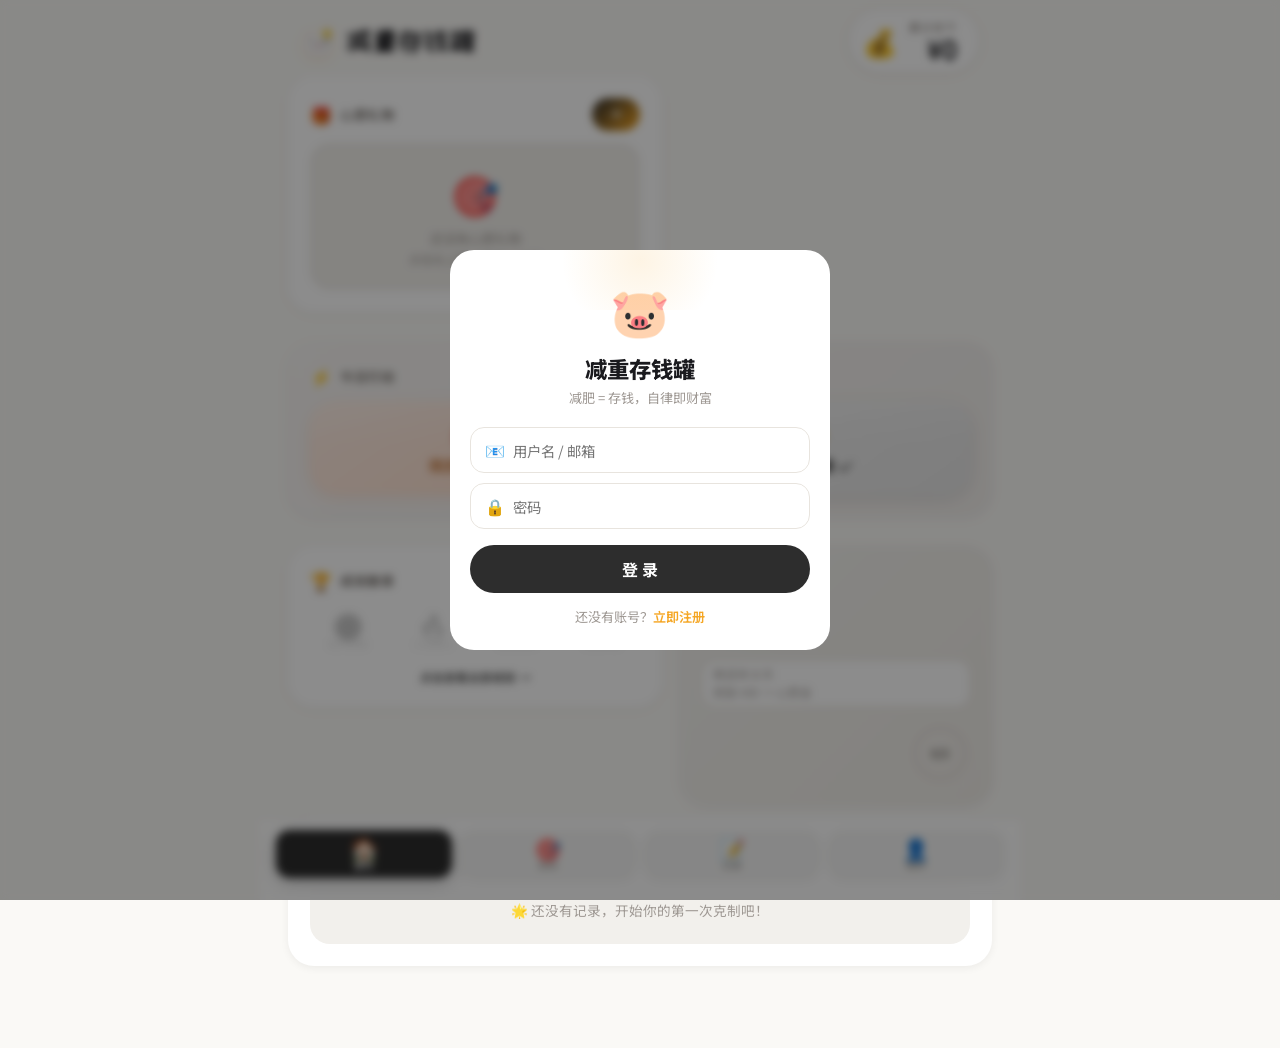
<file: index.html>
<!DOCTYPE html>
<html lang="zh-CN">
<head>
  <meta charset="UTF-8">
  <meta name="viewport" content="width=device-width, initial-scale=1.0, maximum-scale=1.0, user-scalable=no">
  <meta name="apple-mobile-web-app-capable" content="yes">
  <meta name="apple-mobile-web-app-status-bar-style" content="black-translucent">
  <title>减重存钱罐 | 减肥 = 存钱</title>
  <link rel="stylesheet" href="style.css">
  <link rel="preconnect" href="https://fonts.googleapis.com">
  <link href="https://fonts.googleapis.com/css2?family=Noto+Sans+SC:wght@300;400;500;700;900&family=ZCOOL+KuaiLe&display=swap" rel="stylesheet">
</head>
<body>
  <!-- ===== 主容器 ===== -->
  <div class="app-container">

    <!-- ===== 顶部导航栏 ===== -->
    <header class="top-bar">
      <div class="logo-area">
        <div class="logo-mark" aria-label="减重存钱罐 logo">
          <svg viewBox="0 0 40 40" width="36" height="36" fill="none" xmlns="http://www.w3.org/2000/svg">
            <!-- 猪猪存钱罐 - 身体（圆润胖乎乎） -->
            <ellipse cx="20" cy="25" rx="14" ry="11" fill="#F5F5F7"/>
            <!-- 猪猪肚子高光 -->
            <ellipse cx="18" cy="23" rx="9" ry="6.5" fill="#FFFFFF"/>
            <!-- 耳朵 -->
            <path d="M9 17 Q7 12 10 10 Q12 13 11 17 Z" fill="#F5F5F7" stroke="#E8E8EC" stroke-width="0.8"/>
            <path d="M31 17 Q33 12 30 10 Q28 13 29 17 Z" fill="#F5F5F7" stroke="#E8E8EC" stroke-width="0.8"/>
            <!-- 内耳粉色 -->
            <path d="M9.8 16.2 Q8.5 13 10.3 11.5 Q11.5 13.5 11 16.2 Z" fill="#FFDDE0"/>
            <path d="M30.2 16.2 Q31.5 13 29.7 11.5 Q28.5 13.5 29 16.2 Z" fill="#FFDDE0"/>
            <!-- 眼睛 -->
            <circle cx="14.5" cy="22" r="1.4" fill="#3D3D44"/>
            <circle cx="25.5" cy="22" r="1.4" fill="#3D3D44"/>
            <!-- 眼睛高光 -->
            <circle cx="14.1" cy="21.6" r="0.45" fill="#FFFFFF"/>
            <circle cx="25.1" cy="21.6" r="0.45" fill="#FFFFFF"/>
            <!-- 猪鼻子 -->
            <ellipse cx="20" cy="26" rx="4" ry="2.8" fill="#FFEAE8"/>
            <ellipse cx="20" cy="25.8" rx="4" ry="2.8" stroke="#E8C4C0" stroke-width="0.6" fill="none"/>
            <!-- 鼻孔 -->
            <ellipse cx="18.5" cy="26" rx="0.75" ry="1" fill="#E8A8A0"/>
            <ellipse cx="21.5" cy="26" rx="0.75" ry="1" fill="#E8A8A0"/>
            <!-- 投币口（背部弧形 slot） -->
            <rect x="27" y="18.5" width="5.5" height="2.2" rx="1.1" fill="#B0B0B8" transform="rotate(-8 29.75 19.6)"/>
            <rect x="27.3" y="18.7" width="5" height="1.5" rx="0.75" fill="#888890" transform="rotate(-8 29.8 19.45)"/>
            <!-- 小短腿 -->
            <rect x="11" y="34" width="3.5" height="3" rx="1.5" fill="#F0F0F2" stroke="#E8E8EC" stroke-width="0.6"/>
            <rect x="25.5" y="34" width="3.5" height="3" rx="1.5" fill="#F0F0F2" stroke="#E8E8EC" stroke-width="0.6"/>
            <!-- 掉落中的金币 -->
            <g class="coin-falling">
              <circle cx="30" cy="12" r="4.2" fill="url(#coinGrad)"/>
              <circle cx="30" cy="12" r="3.5" fill="none" stroke="#E8A020" stroke-width="0.4" opacity="0.4"/>
              <!-- 金币上的小猪脸 -->
              <circle cx="28.6" cy="11.3" r="0.55" fill="#D4940F" opacity="0.6"/>
              <circle cx="31.4" cy="11.3" r="0.55" fill="#D4940F" opacity="0.6"/>
              <ellipse cx="30" cy="12.2" rx="1.1" ry="0.75" fill="none" stroke="#D4940F" stroke-width="0.45" opacity="0.6"/>
              <!-- 金币光泽 -->
              <ellipse cx="28.5" cy="10.5" rx="1.2" ry="0.7" fill="#FFF8E0" opacity="0.5"/>
            </g>
            <!-- 掉落动画线条 -->
            <line x1="28" y1="7" x2="28" y2="5" stroke="#C0C0C8" stroke-width="0.9" stroke-linecap="round" opacity="0.5" class="drop-line drop-line-1"/>
            <line x1="30.5" y1="6" x2="30.5" y2="3.5" stroke="#C0C0C8" stroke-width="0.9" stroke-linecap="round" opacity="0.65" class="drop-line drop-line-2"/>
            <line x1="33" y1="7" x2="33" y2="5" stroke="#C0C0C8" stroke-width="0.9" stroke-linecap="round" opacity="0.5" class="drop-line drop-line-3"/>
            <defs>
              <linearGradient id="coinGrad" x1="25.8" y1="7.8" x2="34.2" y2="16.2" gradientUnits="userSpaceOnUse">
                <stop stop-color="#FFEB70"/>
                <stop offset="0.5" stop-color="#FFD700"/>
                <stop offset="1" stop-color="#E8A020"/>
              </linearGradient>
            </defs>
          </svg>
        </div>
        <h1 class="app-title">减重存钱罐</h1>
      </div>
      <div class="top-bar-right">
        <div class="total-saved-display" onclick="switchTab('goal')">
          <div class="saved-icon-wrap">💰</div>
          <div class="saved-info">
            <span class="saved-label">累计存下</span>
            <span class="saved-amount">¥<span id="totalSaved">0</span></span>
          </div>
        </div>
      </div>
    </header>

    <!-- ===== 页面容器：Tab切换 ===== -->
    <div class="tab-pages">

      <!-- ===== 首页 ===== -->
      <div class="tab-page tab-home active" id="pageHome">
        <section class="dashboard-grid">

          <!-- 心愿礼物卡片 -->
      <div class="card wish-card" id="wishCardSection">
        <div class="card-header">
          <span class="card-icon">🎁</span>
          <span class="card-title">心愿礼物</span>
          <button class="btn-mini btn-add-wish" onclick="openWishModal()" title="添加心愿">＋</button>
        </div>
        <div class="wish-display" id="wishDisplay">
          <div class="wish-empty-state" id="wishEmpty">
            <div class="empty-icon">🎯</div>
            <p>还没有心愿礼物<br><small>点击右上角 + 添加一个吧</small></p>
          </div>
        </div>
      </div>

      <!-- 今日行动卡片区 -->
      <div class="card action-card">
        <div class="card-header">
          <span class="card-icon">⚡</span>
          <span class="card-title">今日行动</span>
        </div>
        <div class="action-buttons">
          <button class="btn-action btn-resist" onclick="openResistModal()">
            <span class="btn-emoji">🛑</span>
            <span class="btn-text">我克制住了！</span>
            <span class="btn-sub">忍住没买高热量</span>
          </button>
          <button class="btn-action btn-checkin" onclick="doCheckin()">
            <span class="btn-emoji">🌙</span>
            <span class="btn-text">饥饿感入睡 ✓</span>
            <span class="btn-sub" id="checkinSubtext">带着饥饿感打卡</span>
          </button>
        </div>
      </div>

      <!-- 成就徽章卡片 -->
      <div class="card badge-card" id="badgeCardSection" onclick="openBadgeModal()">
        <div class="card-header">
          <span class="card-icon">🏆</span>
          <span class="card-title">成就徽章</span>
          <span class="badge-count" id="badgeCount">0/8</span>
        </div>
        <div class="badge-grid" id="badgeGrid">
          <!-- JS动态渲染 -->
        </div>
        <div class="badge-hint">点击查看全部成就 →</div>
      </div>

      <!-- 打卡连续天数 -->
      <div class="card streak-card" onclick="openCalendarModal()">
        <div class="streak-header">
          <div class="streak-flame">🔥</div>
          <span class="streak-card-title">打卡日历</span>
        </div>
        <div class="streak-info">
          <div class="streak-detail">
            <span class="streak-number"><span id="currentStreak">0</span></span>
            <span class="streak-unit">天连续打卡</span>
          </div>
          <div class="streak-next">
            <div class="streak-next-line">再坚持 <strong id="daysUntilReward">3</strong> 天</div>
            <div class="streak-next-line">奖励 ¥30 → 心愿金</div>
          </div>
        </div>
        <div class="progress-ring-wrap">
          <svg class="progress-ring" viewBox="0 0 100 100">
            <circle class="ring-bg" cx="50" cy="50" r="42"/>
            <circle class="ring-progress" id="streakRing" cx="50" cy="50" r="42"/>
          </svg>
          <span class="ring-text" id="ringText">0/3</span>
        </div>
      </div>

        </section>

        <!-- 历史记录列表（首页摘要） -->
        <section class="card history-card">
          <div class="card-header">
            <span class="card-icon">📜</span>
            <span class="card-title">自律账本</span>
          </div>
          <div class="history-list" id="historyList">
            <div class="history-empty" id="historyEmpty">
              <p>🌟 还没有记录，开始你的第一次克制吧！</p>
            </div>
          </div>
        </section>
      </div><!-- /首页 -->

      <!-- ===== 目标页 ===== -->
      <div class="tab-page tab-goal" id="pageGoal">
        <h1 class="page-title">🎯 我的目标</h1>

        <!-- 热量统计大卡 -->
        <div class="stat-big-card">
          <div class="stat-big-label">🔥 累计少摄入热量</div>
          <div class="stat-big-num"><span id="goalTotalCalories">0</span> <span class="stat-big-unit">kcal</span></div>
          <div class="stat-big-sub">≈ 减掉 <strong id="goalKgLost">0</strong> kg 脂肪 · 克制 <strong id="goalResistCount">0</strong> 次</div>
        </div>

        <!-- 三项子数据 -->
        <div class="stat-row-3">
          <div class="stat-mini-card">
            <div class="stat-mini-val" style="color:var(--orange);" id="goalWeekCalories">0</div>
            <div class="stat-mini-lbl">本周 kcal</div>
          </div>
          <div class="stat-mini-card">
            <div class="stat-mini-val" style="color:var(--purple);" id="goalMonthCalories">0</div>
            <div class="stat-mini-lbl">本月 kcal</div>
          </div>
          <div class="stat-mini-card">
            <div class="stat-mini-val" style="color:var(--green);" id="goalKgEq">0kg</div>
            <div class="stat-mini-lbl">等价减脂</div>
          </div>
        </div>

        <!-- 心愿详情 -->
        <div class="card">
          <div class="card-header">
            <span class="card-icon">🎁</span>
            <span class="card-title">心愿礼物</span>
            <button class="btn-mini" onclick="openWishModal(getActiveWish()?.id)" style="font-size:0.65rem;color:var(--primary);font-weight:600;background:var(--primary-soft);padding:2px 8px;border-radius:8px;border:none;cursor:pointer;">编辑</button>
          </div>
          <div id="goalWishDisplay">
            <div class="wish-empty-state">
              <div class="empty-icon">🎯</div>
              <p>还没有心愿礼物<br><small>点击编辑添加一个吧</small></p>
            </div>
          </div>
        </div>

        <!-- 克制食物 TOP 排行 -->
        <div class="card">
          <div class="card-header">
            <span class="card-icon">🍜</span>
            <span class="card-title">克制食物 TOP 3</span>
          </div>
          <div id="foodRankList">
            <div style="text-align:center;padding:16px;color:var(--text-muted);font-size:0.85rem;">暂无克制记录</div>
          </div>
        </div>
      </div><!-- /目标页 -->

      <!-- ===== 记录页 ===== -->
      <div class="tab-page tab-history" id="pageHistory">
        <h1 class="page-title">📝 自律账本</h1>

        <!-- 筛选标签 -->
        <div class="filter-tabs">
          <button class="filter-tab active" data-filter="all">全部</button>
          <button class="filter-tab" data-filter="resist">克制 🛑</button>
          <button class="filter-tab" data-filter="checkin">打卡 🌙</button>
          <button class="filter-tab" data-filter="bonus">奖励 🎁</button>
        </div>

        <!-- 记录列表 -->
        <div id="recordPageList">
          <div style="text-align:center;padding:32px;color:var(--text-muted);font-size:0.85rem;">🌟 还没有记录，开始你的第一次克制吧！</div>
        </div>

        <!-- 月度汇总 -->
        <div class="month-summary" id="monthSummary">
          <div class="ms-item">
            <div class="ms-val"><span id="msResistCount">0</span><span style="font-size:0.7rem;color:var(--text-muted);font-weight:500;">次</span></div>
            <div class="ms-lbl">本月克制</div>
          </div>
          <div class="ms-item">
            <div class="ms-val" style="color:var(--orange);" id="msCalories">0</div>
            <div class="ms-lbl">少摄入 kcal</div>
          </div>
          <div class="ms-item">
            <div class="ms-val" style="color:var(--gold);" id="msSaved">¥0</div>
            <div class="ms-lbl">本月存入</div>
          </div>
          <div class="ms-item">
            <div class="ms-val" style="color:var(--purple);" id="msCheckins">0<span style="font-size:0.7rem;color:var(--text-muted);font-weight:500;">天</span></div>
            <div class="ms-lbl">本月打卡</div>
          </div>
        </div>
      </div><!-- /记录页 -->

      <!-- ===== 我的页面 ===== -->
      <div class="tab-page tab-mine" id="pageMine">
        <h1 class="page-title">👤 我的</h1>

<!-- 个人信息卡 -->
<div class="profile-header" onclick="openProfileModal()">
<div class="profile-avatar">🐷</div>
<div class="profile-info">
<h2 id="profileName">自律达人</h2>
<p id="profileDays">已坚持 0 天 · 今天加入</p>
</div>
</div>

        <!-- 数据概览 -->
        <div class="summary-row">
          <div class="summary-item">
            <div class="summary-val gold" id="mineTotalSaved">¥0</div>
            <div class="summary-lbl">累计存下</div>
          </div>
          <div class="summary-item">
            <div class="summary-val orange" id="mineCalories">0</div>
            <div class="summary-lbl">少摄入 kcal</div>
          </div>
          <div class="summary-item">
            <div class="summary-val purple" id="mineKg">0kg</div>
            <div class="summary-lbl">等价减脂</div>
          </div>
        </div>

        <!-- 成就徽章 -->
        <div class="card">
          <div class="card-header">
            <span class="card-icon">🏆</span>
            <span class="card-title">成就徽章</span>
            <span style="font-size:0.72rem;color:var(--gold);font-weight:600;" id="mineBadgeCount">0/8 已解锁</span>
          </div>
          <div class="badge-grid" id="mineBadgeGrid">
            <!-- JS动态渲染 -->
          </div>
          <div style="text-align:center;margin-top:16px;margin-bottom:4px;font-size:0.75rem;color:var(--primary);cursor:pointer;" onclick="openBadgeModal()">查看全部成就 →</div>
        </div>

        <!-- 设置列表 -->
        <div class="card" style="padding:4px 0;">
          <div class="setting-item" onclick="openWishModal(getActiveWish()?.id)">
            <div class="setting-icon">🎁</div>
            <div class="setting-text">
              <div class="st-name">修改心愿礼物</div>
              <div class="st-desc" id="settingWishDesc">尚未设置心愿</div>
            </div>
            <span class="setting-arrow">›</span>
          </div>
</div>
</div><!-- /我的页面 -->

    </div><!-- /tab-pages -->

  </div>

  <!-- ===== 克制消费弹窗 ===== -->
  <div class="modal-overlay" id="resistModal">
    <div class="modal resist-modal">
      <div class="modal-glow"></div>
      <h2 class="modal-title">🛑 克制成功！</h2>
      <p class="modal-desc">你忍住了什么诱惑？把这笔钱存进心愿礼物吧！</p>

      <div class="resist-modal-body">
      <div class="form-group">
        <label>你忍住没买什么？</label>
        <div class="food-presets" id="foodPresets">
          <button class="food-chip selected" data-name="薛记炒货" data-price="28">🥜 薛记炒货 ¥28</button>
          <button class="food-chip" data-name="奶茶（大杯）" data-price="18">🧋 奶茶 ¥18</button>
          <button class="food-chip" data-name="炸鸡套餐" data-price="35">🍗 炸鸡套餐 ¥35</button>
          <button class="food-chip" data-name="蛋糕甜点" data-price="32">🍰 蛋糕 ¥32</button>
          <button class="food-chip" data-name="烧烤夜宵" data-price="60">🍢 烧烤 ¥60</button>
          <button class="food-chip" data-name="火锅" data-price="120">🍲 火锅 ¥120</button>
          <button class="food-chip" data-name="可乐薯条" data-price="22">🍟 快餐 ¥22</button>
          <button class="food-chip" data-name="冰淇淋" data-price="15">🍦 冰淇淋 ¥15</button>
        </div>
        <!-- 自定义输入 -->
        <div class="custom-food-input-wrap">
          <span class="custom-food-hint">✏️ 或自定义：</span>
          <input type="text" id="customFoodName" class="text-input custom-name-input" placeholder="物品名称">
          <div class="custom-amount-inline">
            <span class="currency-small">¥</span>
            <input type="number" id="customFoodPrice" class="amount-small-input" placeholder="金额" min="1" max="9999">
          </div>
          <button class="btn-mini btn-use-custom" id="btnUseCustom" onclick="useCustomFood()">使用</button>
        </div>
      </div>

      <div class="form-group">
        <label>存入金额（元）</label>
        <div class="amount-input-wrap">
          <span class="currency">¥</span>
          <input type="number" id="resistAmount" class="amount-input" value="28" min="1" max="9999">
        </div>
      </div>

      <div class="form-group">
        <label>备注（可选）</label>
        <input type="text" id="resistNote" class="text-input" placeholder="比如：路过薛记忍住了...">
      </div>
      </div>

      <div class="modal-actions">
        <button class="btn-cancel" onclick="closeResistModal()">取消</button>
        <button class="btn-confirm btn-resist-confirm" onclick="confirmResist()">✨ 存入心愿金！</button>
      </div>
    </div>
  </div>

  <!-- ===== 添加心愿弹窗 ===== -->
  <div class="modal-overlay" id="wishModal">
    <div class="modal wish-modal">
      <h2 class="modal-title">🎁 添加心愿礼物</h2>
      <div class="form-group">
        <label>心愿礼物名称</label>
        <input type="text" id="wishName" class="text-input" placeholder="例如：AirPods Pro">
      </div>
      <div class="form-group">
        <label>目标金额（元）</label>
        <div class="amount-input-wrap">
          <span class="currency">¥</span>
          <input type="number" id="wishTarget" class="amount-input" value="699" min="1" max="999999">
        </div>
      </div>
      <div class="form-group">
        <label>图片链接（可选）</label>
        <input type="text" id="wishImage" class="text-input" placeholder="图片URL或留空使用默认图标">
      </div>
      <div class="modal-actions">
        <button class="btn-cancel" onclick="closeWishModal()">取消</button>
        <button class="btn-confirm btn-wish-confirm" onclick="saveWish()">💾 保存心愿</button>
      </div>
    </div>
  </div>

  <!-- ===== 鼓励弹窗（光效+文案） ===== -->
  <div class="celebration-overlay" id="celebrationOverlay">
    <canvas id="particleCanvas"></canvas>
    <div class="celebration-content" id="celebrationContent">
      <div class="celebration-icon" id="celebrationIcon">🏆</div>
      <h2 class="celebration-title" id="celebrationTitle">太棒了！</h2>
      <p class="celebration-text" id="celebrationText">鼓励文案</p>
      <div class="celebration-amount" id="celebrationAmount">+¥28</div>
      <button class="btn-celebration-close" onclick="closeCelebration()">继续加油 💪</button>
    </div>
  </div>

  <!-- ===== 成就弹窗 ===== -->
  <div class="modal-overlay" id="badgeModal">
    <div class="modal badge-modal">
      <h2 class="modal-title">🏆 成就殿堂</h2>
      <p class="modal-desc">每一个徽章都是你自律的见证，继续加油解锁更多！</p>

      <div class="badge-list" id="badgeList">
        <!-- JS动态渲染所有成就 -->
      </div>

      <div class="modal-actions">
        <button class="btn-confirm" style="flex:1" onclick="closeBadgeModal()">太棒了！</button>
      </div>
    </div>
  </div>

  <!-- ===== 成就解锁庆祝弹窗 ===== -->
  <div class="celebration-overlay" id="badgeCelebrationOverlay">
    <canvas id="badgeParticleCanvas"></canvas>
    <div class="celebration-content badge-celebration-content" id="badgeCelebrationContent">
      <div class="badge-unlock-icon" id="badgeUnlockIcon">🏅</div>
      <h2 class="celebration-title" id="badgeUnlockTitle">成就解锁！</h2>
      <div class="badge-unlock-name" id="badgeUnlockName"></div>
      <p class="celebration-text" id="badgeUnlockDesc">成就描述</p>
      <button class="btn-celebration-close" onclick="closeBadgeCelebration()">收下徽章 🎖️</button>
    </div>
  </div>

  <!-- ===== 账户编辑弹窗 ===== -->
  <div class="modal-overlay" id="profileModal">
    <div class="modal profile-modal">
      <h2 class="modal-title">👤 我的账户</h2>
      
      <!-- 头像自定义（图片上传） -->
      <div class="profile-edit-section" style="width: 100%;">
        <label class="profile-label">头像</label>
        <div class="avatar-upload-group">
          <input type="file" id="avatarUpload" class="avatar-file-input" accept="image/*" style="display:none;">
          <div class="avatar-container" onclick="document.getElementById('avatarUpload').click()">
            <canvas id="avatarCanvas" class="avatar-preview-canvas"></canvas>
            <img id="avatarPreview" class="avatar-preview-image" src="data:image/svg+xml,%3Csvg xmlns='http://www.w3.org/2000/svg' viewBox='0 0 100 100'%3E%3Crect fill='%23FFF4E0' width='100' height='100'/%3E%3Ctext x='50' y='50' font-size='50' text-anchor='middle' dy='.3em'%3E🐷%3C/text%3E%3C/svg%3E" alt="头像预览">
            <div class="avatar-edit-overlay">✏️</div>
          </div>
        </div>
      </div>

      <!-- 昵称编辑 -->
      <div class="profile-edit-section">
        <label class="profile-label">昵称</label>
        <input type="text" id="profileNicknameInput" class="profile-input" placeholder="输入你的昵称" maxlength="20">
      </div>

      <!-- 账户信息（只读） -->
      <div class="profile-edit-section">
        <label class="profile-label">加入日期</label>
        <div class="profile-info-text" id="profileJoinDate">加载中...</div>
      </div>

      <div class="profile-edit-section">
        <label class="profile-label">账户ID</label>
        <div class="profile-info-text" id="profileAccountId">加载中...</div>
      </div>

      <!-- 操作按钮 -->
      <div class="modal-actions">
        <button class="btn-confirm" onclick="closeProfileModal()">取消</button>
        <button class="btn-confirm btn-primary" onclick="saveProfileChanges()">保存</button>
      </div>
    </div>
  </div>

  <!-- ===== 食物标签管理弹窗 ===== -->
  <div class="modal-overlay" id="foodManageModal">
    <div class="modal food-manage-modal">
      <h2 class="modal-title">🍽️ 管理食物标签</h2>
      <p class="modal-desc">添加、编辑或删除你的克制食物清单</p>

      <!-- 添加新标签 -->
      <div class="food-add-row">
        <input type="text" id="newFoodEmoji" class="food-emoji-input" placeholder="emoji" maxlength="4">
        <input type="text" id="newFoodName" class="food-name-input" placeholder="名称（如：麻辣烫）">
        <input type="number" id="newFoodPrice" class="food-price-input" placeholder="价格" min="1" max="9999">
        <button class="btn-mini btn-add-food" onclick="addFoodItem()">＋ 添加</button>
      </div>

      <!-- 当前标签列表 -->
      <div class="food-manage-list" id="foodManageList">
        <!-- JS动态渲染 -->
      </div>

      <div class="modal-actions">
        <button class="btn-confirm" style="flex:1" onclick="saveFoodListAndClose()">完成</button>
      </div>
    </div>
  </div>

  <!-- ===== 登录/注册弹窗 ===== -->
  <div class="modal-overlay" id="authModal">
    <div class="modal auth-modal">
      <div class="auth-modal-glow"></div>

      <!-- 登录面板 -->
      <div class="auth-panel" id="loginPanel">
        <div class="auth-logo">🐷</div>
        <h2 class="auth-title">减重存钱罐</h2>
        <p class="auth-subtitle">减肥 = 存钱，自律即财富</p>

        <div class="auth-form">
          <div class="auth-field">
            <span class="auth-field-icon">📧</span>
            <input type="text" id="loginUsername" class="auth-input" placeholder="用户名 / 邮箱" autocomplete="username">
          </div>
          <div class="auth-field">
            <span class="auth-field-icon">🔒</span>
            <input type="password" id="loginPassword" class="auth-input" placeholder="密码" autocomplete="current-password">
          </div>
          <button class="btn-auth-primary" id="btnLogin" onclick="handleLogin()">登 录</button>
        </div>

        <div class="auth-switch">
          还没有账号？<a href="javascript:switchAuthPanel('register')">立即注册</a>
        </div>
      </div>

      <!-- 注册面板 -->
      <div class="auth-panel" id="registerPanel" style="display:none;">
        <div class="auth-logo">🐷</div>
        <h2 class="auth-title">创建账号</h2>
        <p class="auth-subtitle">开启你的减脂存钱之旅</p>

        <div class="auth-form">
          <div class="auth-field">
            <span class="auth-field-icon">😊</span>
            <input type="text" id="regNickname" class="auth-input" placeholder="昵称（如：小猪存钱）" maxlength="12">
          </div>
          <div class="auth-field">
            <span class="auth-field-icon">📧</span>
            <input type="text" id="regUsername" class="auth-input" placeholder="用户名（用于登录）" autocomplete="username">
          </div>
          <div class="auth-field">
            <span class="auth-field-icon">🔒</span>
            <input type="password" id="regPassword" class="auth-input" placeholder="密码（至少6位）" autocomplete="new-password">
          </div>
          <div class="auth-field">
            <span class="auth-field-icon">🔒</span>
            <input type="password" id="regPassword2" class="auth-input" placeholder="确认密码" autocomplete="new-password">
          </div>
          <button class="btn-auth-primary" id="btnRegister" onclick="handleRegister()">注 册</button>
        </div>

        <div class="auth-switch">
          已有账号？<a href="javascript:switchAuthPanel('login')">去登录</a>
        </div>
      </div>
    </div>
  </div>

  <!-- ===== 底部Tab导航 ===== -->
  <nav class="bottom-nav" id="bottomNav">
    <button class="nav-item active" data-tab="home" onclick="switchTab('home')">
      <span class="nav-icon">🏠</span>
      <span class="nav-label">首页</span>
    </button>
    <button class="nav-item" data-tab="goal" onclick="switchTab('goal')">
      <span class="nav-icon">🎯</span>
      <span class="nav-label">目标</span>
    </button>
    <button class="nav-item" data-tab="history" onclick="switchTab('history')">
      <span class="nav-icon">📝</span>
      <span class="nav-label">记录</span>
    </button>
    <button class="nav-item" data-tab="mine" onclick="switchTab('mine')">
      <span class="nav-icon">👤</span>
      <span class="nav-label">我的</span>
    </button>
  </nav>

  <!-- ===== 统计面板弹窗 ===== -->
  <div class="modal-overlay" id="statsModal">
    <div class="modal stats-modal">
      <h2 class="modal-title">📊 数据统计</h2>
      <div class="stats-grid">
        <div class="stat-item">
          <span class="stat-value" id="statTotalSaved">¥0</span>
          <span class="stat-label">累计存钱</span>
        </div>
        <div class="stat-item">
          <span class="stat-value" id="statResistCount">0</span>
          <span class="stat-label">克制次数</span>
        </div>
        <div class="stat-item">
          <span class="stat-value" id="statCheckinCount">0</span>
          <span class="stat-label">打卡天数</span>
        </div>
        <div class="stat-item">
          <span class="stat-value" id="statBonusEarned">¥0</span>
          <span class="stat-label">打卡奖金</span>
        </div>
        <div class="stat-item stat-wide">
          <span class="stat-value" id="statCaloriesSaved">0</span>
          <span class="stat-label">预估少摄入热量 (kcal)</span>
        </div>
        <div class="stat-item stat-wide">
          <span class="stat-value" id="statBestStreak">0</span>
          <span class="stat-label">最长连续打卡</span>
        </div>
      </div>
      <div class="modal-actions">
        <button class="btn-confirm" onclick="closeStatsModal()">知道了</button>
      </div>
    </div>
  </div>

  <!-- ===== 打卡日历弹窗 ===== -->
  <div class="modal-overlay" id="calendarModal">
    <div class="modal calendar-modal">
      <h2 class="modal-title">📅 饥饿感入睡打卡日历</h2>
      <p class="modal-desc">带着饥饿感入睡，每3天奖励 ¥30 存入心愿金</p>

      <!-- 月份导航 -->
      <div class="calendar-nav">
        <button class="cal-nav-btn" id="calPrevMonth" onclick="changeCalMonth(-1)">◀</button>
        <span class="cal-month-year" id="calMonthYear"></span>
        <button class="cal-nav-btn" id="calNextMonth" onclick="changeCalMonth(1)">▶</button>
      </div>

      <!-- 星期头 -->
      <div class="cal-weekdays">
        <span>日</span><span>一</span><span>二</span><span>三</span><span>四</span><span>五</span><span>六</span>
      </div>

      <!-- 日历网格 -->
      <div class="calendar-grid" id="calendarGrid">
        <!-- JS动态生成 -->
      </div>

      <!-- 统计摘要 -->
      <div class="cal-summary">
        <div class="cal-stat">
          <span class="cal-stat-num" id="calTotalDays">0</span>
          <span class="cal-stat-label">本月打卡</span>
        </div>
        <div class="cal-stat">
          <span class="cal-stat-num" id="calBonusThisMonth">¥0</span>
          <span class="cal-stat-label">本月奖金</span>
        </div>
        <div class="cal-stat">
          <span class="cal-stat-num" id="calCurrentStreak2">0</span>
          <span class="cal-stat-label">当前连续</span>
        </div>
      </div>

      <div class="modal-actions">
        <button class="btn-confirm" style="flex:1" onclick="closeCalendarModal()">关闭</button>
        <button class="btn-confirm btn-resist-confirm" style="flex:1" onclick="closeCalendarModal(); doCheckin();">🌙 今日打卡</button>
      </div>
    </div>
  </div>

  <script src="app.js"></script>
</body>
</html>
</file>
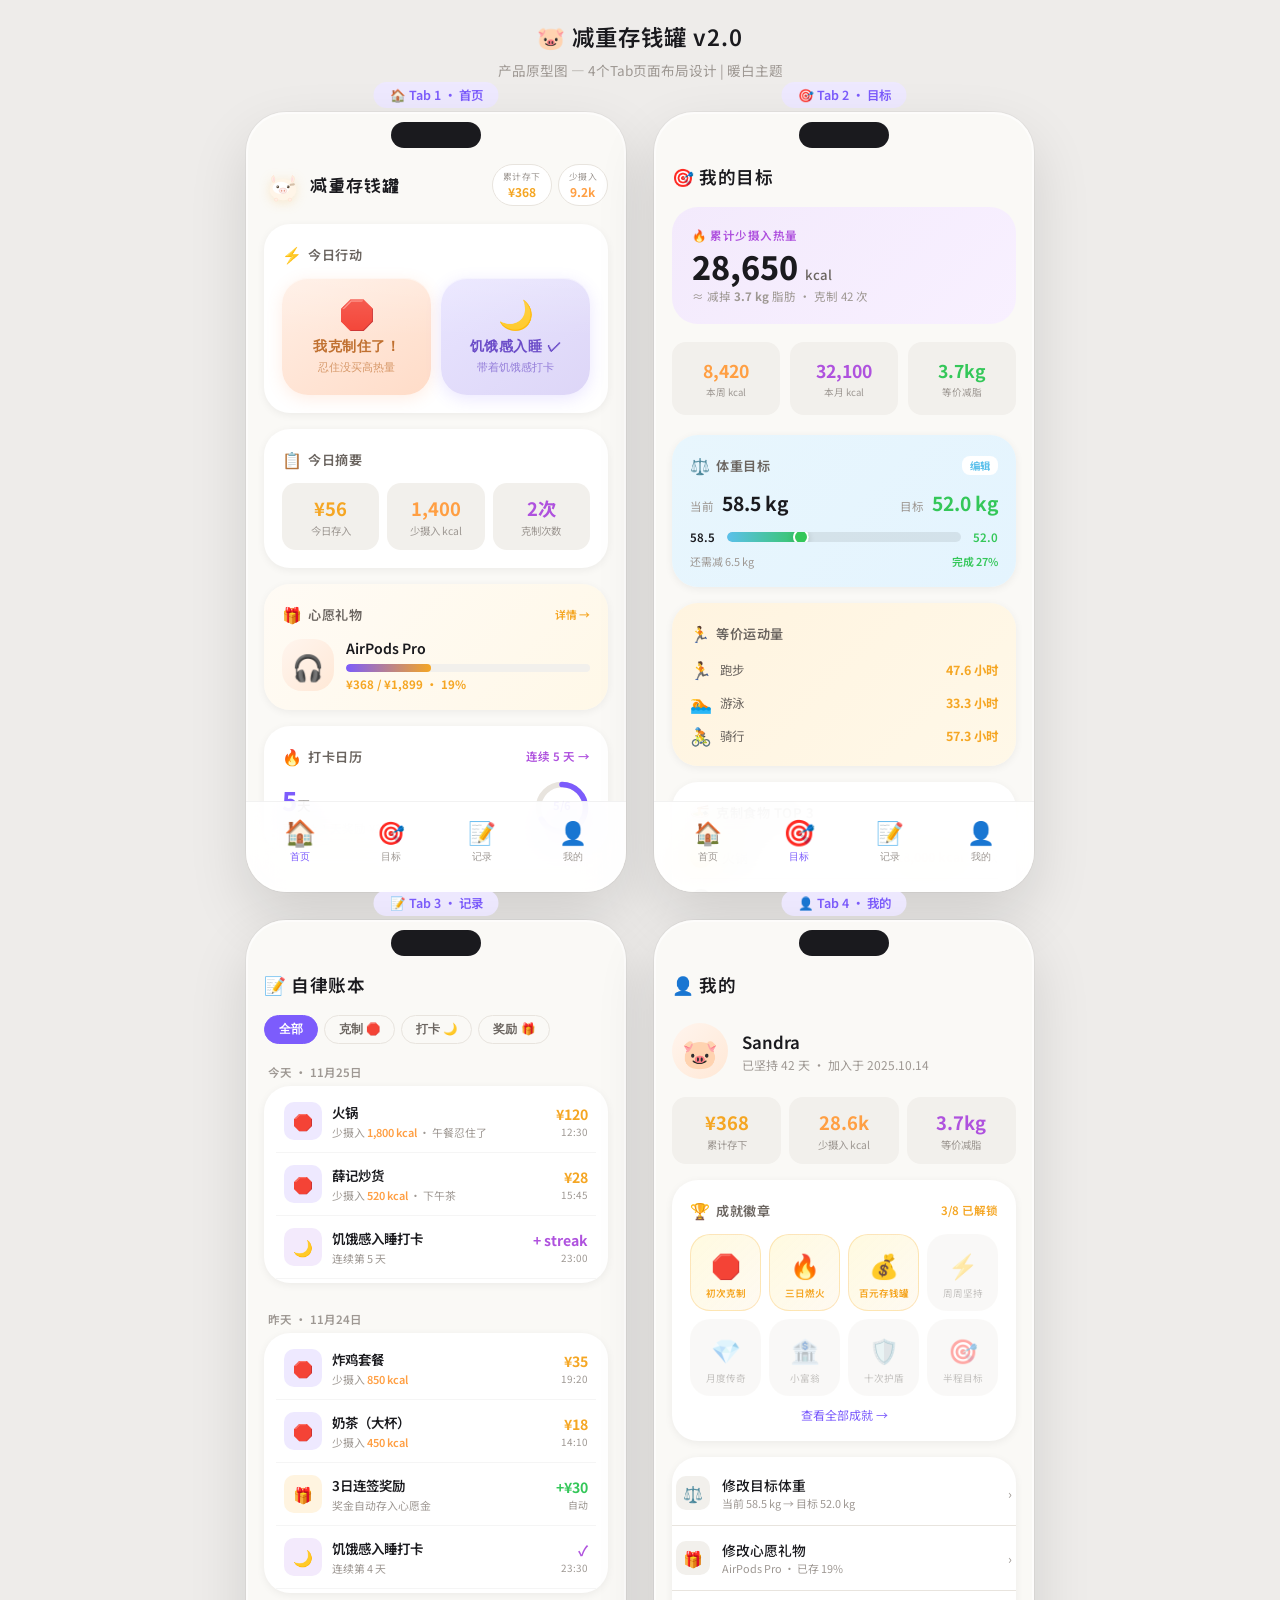
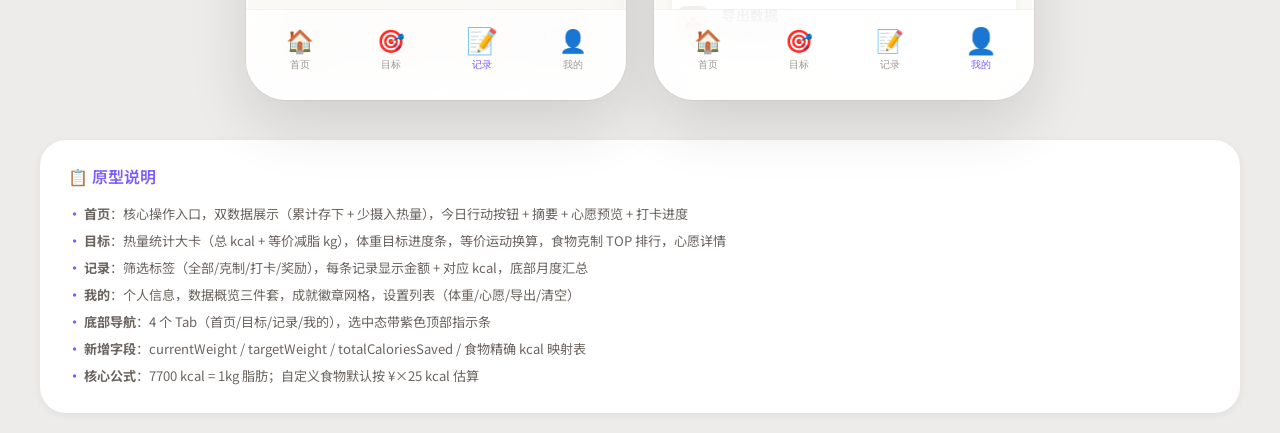
<file: prototype.html>
<!DOCTYPE html>
<html lang="zh-CN">
<head>
  <meta charset="UTF-8">
  <meta name="viewport" content="width=device-width, initial-scale=1.0, maximum-scale=1.0, user-scalable=no">
  <title>减重存钱罐 v2.0 - 原型图</title>
  <link rel="preconnect" href="https://fonts.googleapis.com">
    <link href="https://fonts.googleapis.com/css2?family=Noto+Sans+SC:wght@300;400;500;600;700&family=ZCOOL+KuaiLe&display=swap" rel="stylesheet">
  <style>
    * { margin: 0; padding: 0; box-sizing: border-box; }
    
    :root {
      --bg: #FAF9F6;
      --card-bg: #FFFFFF;
      --card-alt: #F2F0EC;
      --text-primary: #1A1A1E;
      --text-secondary: #6B6560;
      --text-muted: #9E9893;
      --border: #E8E4DE;
      --primary: #7C5CFC;
      --primary-soft: #EEE9FF;
      --gold: #F5A623;
      --gold-soft: #FFF4E0;
      --green: #34C759;
      --green-soft: #E8FAEF;
      --orange: #FF9F43;
      --blue: #5BC0EB;
      --blue-soft: #E8F6FD;
      --pink: #FF6B9D;
      --pink-soft: #FFE8F0;
      --purple: #AF52DE;
      --purple-soft: #F3EAFC;
      --radius-sm: 14px;
      --radius-md: 20px;
      --radius-lg: 26px;
      --radius-full: 50px;
      --shadow-sm: 0 2px 8px rgba(0,0,0,0.06);
      --shadow-md: 0 6px 24px rgba(0,0,0,0.08);
    }

    body {
      font-family: 'Noto Sans SC', -apple-system, BlinkMacSystemFont, sans-serif;
      background: #EEECEA;
      color: var(--text-primary);
      min-height: 100vh;
      padding: 20px;
    }

    /* ===== 原型图总览布局 ===== */
    .prototype-title {
      text-align: center;
      font-size: 1.4rem;
      font-weight: 600;
      margin-bottom: 8px;
      letter-spacing: 1px;
    }
    .prototype-subtitle {
      text-align: center;
      font-size: 0.85rem;
      color: var(--text-muted);
      margin-bottom: 32px;
    }
    .prototype-grid {
      display: grid;
      grid-template-columns: repeat(2, 380px);
      gap: 28px;
      justify-content: center;
      max-width: 1200px;
      margin: 0 auto;
    }
    @media (max-width: 850px) {
      .prototype-grid { grid-template-columns: 1fr; max-width: 420px; }
    }

    /* ===== 手机框架 ===== */
    .phone-frame {
      background: var(--bg);
      border-radius: 40px;
      box-shadow: 
        0 25px 60px rgba(0,0,0,0.12),
        0 0 0 1px rgba(0,0,0,0.04),
        inset 0 0 0 2px rgba(255,255,255,0.6);
      overflow: hidden;
      position: relative;
      height: 780px;
      display: flex;
      flex-direction: column;
    }
    .phone-frame::before {
      content: '';
      position: absolute;
      top: 10px;
      left: 50%;
      transform: translateX(-50%);
      width: 90px;
      height: 26px;
      background: #1a1a1e;
      border-radius: 20px;
      z-index: 100;
    }
    .tab-label {
      position: absolute;
      top: -30px;
      left: 50%;
      transform: translateX(-50%);
      font-size: 0.78rem;
      font-weight: 600;
      color: var(--primary);
      background: var(--primary-soft);
      padding: 4px 16px;
      border-radius: var(--radius-full);
      white-space: nowrap;
    }

    /* ===== 手机内部滚动区 ===== */
    .phone-content {
      flex: 1;
      overflow-y: auto;
      padding: 48px 18px 90px;
      scrollbar-width: none;
    }
    .phone-content::-webkit-scrollbar { display: none; }

    /* ===== 顶部栏 ===== */
    .top-bar {
      display: flex;
      justify-content: space-between;
      align-items: center;
      padding: 4px 0 18px;
    }
    .logo-area { display: flex; align-items: center; gap: 8px; }
    /* ===== Logo - SVG 猪猪存钱罐 + 圆润字体 ===== */
    .logo-icon {
      width: 38px; height: 38px;
      display: flex; align-items: center; justify-content: center;
      animation: logoBounce 3s ease-in-out infinite;
    }
    .logo-icon svg { width: 100%; height: 100%; filter: drop-shadow(0 2px 6px rgba(245,166,35,0.2)); }
    @keyframes logoBounce {
      0%, 100% { transform: translateY(0) rotate(0deg); }
      50% { transform: translateY(-2px) rotate(-3deg); }
    }
    .app-title {
      font-family: 'ZCOOL KuaiLe', 'Noto Sans SC', sans-serif;
      font-size: 1.15rem;
      font-weight: 400;
      letter-spacing: 1px;
      color: var(--text-primary);
    }
    /* 其他页面标题 - 标准字体 */
    .page-title {
      font-family: 'Noto Sans SC', -apple-system, BlinkMacSystemFont, sans-serif;
      font-size: 1.1rem;
      font-weight: 600;
      letter-spacing: 0.5px;
      color: var(--text-primary);
    }
    .top-right-cards {
      display: flex;
      gap: 6px;
    }
    .mini-stat {
      background: var(--card-bg);
      border: 1px solid var(--border);
      border-radius: var(--radius-full);
      padding: 5px 10px;
      text-align: center;
    }
    .mini-stat-label {
      font-size: 0.55rem;
      color: var(--text-muted);
      letter-spacing: 0.5px;
    }
    .mini-stat-value {
      font-size: 0.75rem;
      font-weight: 700;
      color: var(--text-primary);
    }
    .mini-stat-value.gold { color: var(--gold); }
    .mini-stat-value.orange { color: var(--orange); }

    /* ===== 卡片通用 ===== */
    /* ===== 卡片通用 + 趣味悬浮效果 ===== */
    .card {
      background: var(--card-bg);
      border-radius: var(--radius-lg);
      padding: 18px;
      margin-bottom: 16px;
      box-shadow: var(--shadow-sm);
      transition: transform 0.3s cubic-bezier(0.34, 1.56, 0.64, 1), box-shadow 0.3s ease;
    }
    .card:hover {
      transform: translateY(-3px);
      box-shadow: var(--shadow-md), 0 8px 24px rgba(124,92,252,0.06);
    }
    .card-header {
      display: flex;
      align-items: center;
      gap: 6px;
      margin-bottom: 12px;
    }
    .card-icon { font-size: 1rem; }
    .card-title {
      font-size: 0.82rem;
      font-weight: 600;
      color: var(--text-secondary);
      flex: 1;
      letter-spacing: 0.5px;
    }

    /* ===== 行动按钮 ===== */
    .action-row {
      display: grid;
      grid-template-columns: 1fr 1fr;
      gap: 10px;
    }
    /* ===== 行动按钮 - 暖白协调配色 + 趣味交互 ===== */
    .btn-action {
      display: flex;
      flex-direction: column;
      align-items: center;
      gap: 5px;
      padding: 20px 10px;
      border: none;
      border-radius: var(--radius-lg);
      cursor: pointer;
      position: relative;
      overflow: hidden;
      transition: transform 0.3s cubic-bezier(0.34, 1.56, 0.64, 1), box-shadow 0.3s ease;
    }
    .btn-action::after {
      content: '';
      position: absolute;
      top: 0; left: 0; right: 0; bottom: 0;
      background: linear-gradient(180deg, rgba(255,255,255,0.2) 0%, transparent 50%);
      pointer-events: none;
    }
    .btn-action:hover { transform: translateY(-4px) scale(1.02); }
    .btn-action:active { transform: scale(0.96); }
    .btn-action .emoji { 
      font-size: 1.8rem; 
      transition: transform 0.3s ease;
      animation: emojiFloat 3s ease-in-out infinite;
    }
    .btn-action:hover .emoji { transform: scale(1.25) rotate(-10deg); }
    @keyframes emojiFloat {
      0%, 100% { transform: translateY(0); }
      50% { transform: translateY(-3px); }
    }
    .btn-action .text { font-size: 0.9rem; font-weight: 700; letter-spacing: 0.5px; }
    .btn-action .sub { font-size: 0.68rem; opacity: 0.65; }
    /* 克制按钮 - 温暖珊瑚色系 */
    .btn-resist {
      background: linear-gradient(145deg, #FFEEE4, #FFDCC8);
      color: #C07030;
      box-shadow: 0 4px 16px rgba(255, 140, 80, 0.15), inset 0 1px 0 rgba(255,255,255,0.5);
    }
    .btn-resist:hover {
      box-shadow: 0 8px 28px rgba(255, 140, 80, 0.25), inset 0 1px 0 rgba(255,255,255,0.5);
    }
    /* 打卡按钮 - 柔和薰衣草色系 */
    .btn-checkin {
      background: linear-gradient(145deg, #E8E4FF, #DDD6F7);
      color: #6B4CC8;
      box-shadow: 0 4px 16px rgba(124, 92, 252, 0.15), inset 0 1px 0 rgba(255,255,255,0.5);
    }
    .btn-checkin:hover {
      box-shadow: 0 8px 28px rgba(124, 92, 252, 0.25), inset 0 1px 0 rgba(255,255,255,0.5);
    }

    /* ===== 今日摘要 ===== */
    .summary-row {
      display: flex;
      gap: 8px;
    }
    .summary-item {
      flex: 1;
      background: var(--card-alt);
      border-radius: var(--radius-sm);
      padding: 12px 10px;
      text-align: center;
    }
    .summary-val {
      font-size: 1.15rem;
      font-weight: 700;
      color: var(--text-primary);
    }
    .summary-val.gold { color: var(--gold); }
    .summary-val.orange { color: var(--orange); }
    .summary-val.purple { color: var(--purple); }
    .summary-lbl {
      font-size: 0.65rem;
      color: var(--text-muted);
      margin-top: 2px;
    }

    /* ===== 心愿预览 ===== */
    .wish-preview {
      display: flex;
      align-items: center;
      gap: 12px;
    }
    .wish-img {
      width: 52px; height: 52px;
      background: linear-gradient(135deg, #FFF5EE, #FFE8D6);
      border-radius: var(--radius-md);
      display: flex; align-items: center; justify-content: center;
      font-size: 1.6rem;
      flex-shrink: 0;
    }
    .wish-info { flex: 1; min-width: 0; }
    .wish-name { font-size: 0.88rem; font-weight: 600; }
    .wish-bar-wrap {
      height: 8px; background: var(--card-alt);
      border-radius: 4px; margin-top: 6px; overflow: hidden;
    }
    .wish-bar-fill {
      height: 100%; width: 35%;
      background: linear-gradient(90deg, var(--primary), var(--gold));
      border-radius: 4px;
    }
    .wish-pct {
      font-size: 0.72rem;
      font-weight: 700;
      color: var(--gold);
      margin-top: 4px;
    }

    /* ===== 底部导航栏 - 分散布局 ===== */
    .bottom-nav {
      position: absolute;
      bottom: 0; left: 0; right: 0;
      background: rgba(255,255,255,0.88);
      backdrop-filter: blur(20px);
      -webkit-backdrop-filter: blur(20px);
      border-top: 1px solid rgba(0,0,0,0.05);
      display: flex;
      justify-content: space-around;
      align-items: center;
      padding: 12px 8px 24px;
      z-index: 50;
    }
    .nav-item {
      display: flex; flex-direction: column; align-items: center;
      gap: 3px; background: none; border: none;
      color: var(--text-muted); font-size: 0.65rem;
      padding: 6px 12px 4px; cursor: pointer; position: relative;
      border-radius: var(--radius-md);
      transition: all 0.25s ease;
    }
    .nav-item:hover { background: var(--card-alt); transform: translateY(-2px); }
    .nav-item.active { color: var(--primary); }
    .nav-item .nav-icon { font-size: 1.4rem; transition: transform 0.25s ease; }
    .nav-item.active .nav-icon { transform: scale(1.15); }
    .nav-item .nav-label { font-weight: 500; font-size: 0.62rem; }

    /* ===== 目标 Tab 样式 ===== */
    .stat-big-card {
      background: linear-gradient(135deg, var(--purple-soft), #F8F0FF);
      border-radius: var(--radius-lg);
      padding: 20px;
      margin-bottom: 18px;
    }
    .stat-big-label {
      font-size: 0.72rem;
      color: var(--purple);
      font-weight: 600;
      letter-spacing: 0.5px;
      margin-bottom: 6px;
    }
    .stat-big-num {
      font-size: 2rem;
      font-weight: 800;
      color: var(--text-primary);
      line-height: 1.1;
    }
    .stat-big-unit {
      font-size: 0.82rem;
      color: var(--text-secondary);
      font-weight: 500;
    }
    .stat-big-sub {
      font-size: 0.72rem;
      color: var(--text-muted);
      margin-top: 4px;
    }
    .stat-row-3 {
      display: grid;
      grid-template-columns: 1fr 1fr 1fr;
      gap: 10px;
      margin-bottom: 20px;
    }
    .stat-mini-card {
      background: var(--card-alt);
      border-radius: var(--radius-sm);
      padding: 16px 8px;
      text-align: center;
    }
    .stat-mini-val {
      font-size: 1.1rem;
      font-weight: 700;
    }
    .stat-mini-lbl {
      font-size: 0.6rem;
      color: var(--text-muted);
      margin-top: 2px;
    }

    /* 体重目标卡片 */
    .weight-card {
      background: linear-gradient(135deg, var(--blue-soft), #E4F4FE);
    }
    .weight-progress {
      display: flex;
      align-items: center;
      gap: 12px;
      margin-top: 12px;
    }
    .weight-dot-start, .weight-dot-end {
      font-size: 0.72rem;
      font-weight: 600;
      white-space: nowrap;
    }
    .weight-dot-end { color: var(--green); margin-left: auto; }
    .weight-bar-track {
      flex: 1; height: 10px;
      background: rgba(0,0,0,0.08);
      border-radius: 5px;
      overflow: hidden;
      position: relative;
    }
    .weight-bar-fill {
      height: 100%; width: 35%;
      background: linear-gradient(90deg, var(--blue), var(--green));
      border-radius: 5px;
      position: relative;
    }
    .weight-bar-marker {
      position: absolute;
      right: 0; top: -3px;
      width: 16px; height: 16px;
      background: var(--green);
      border: 2px solid #fff;
      border-radius: 50%;
      box-shadow: 0 2px 6px rgba(0,0,0,0.15);
    }

    /* 食物排行 */
    .food-rank-item {
      display: flex;
      align-items: center;
      gap: 10px;
      padding: 10px 0;
      border-bottom: 1px solid var(--border);
    }
    .food-rank-item:last-child { border-bottom: none; }
    .food-rank-num {
      width: 22px; height: 22px;
      border-radius: 50%;
      display: flex; align-items: center; justify-content: center;
      font-size: 0.68rem; font-weight: 700;
      color: #fff;
      flex-shrink: 0;
    }
    .food-rank-num.n1 { background: linear-gradient(135deg, #FFD700, #FFA500); }
    .food-rank-num.n2 { background: linear-gradient(135deg, #C0C0C0, #A0A0A0); }
    .food-rank-num.n3 { background: linear-gradient(135deg, #CD7F32, #B8860B); }
    .food-rank-name { flex: 1; font-size: 0.82rem; font-weight: 500; }
    .food-rank-kcal { font-size: 0.78rem; font-weight: 700; color: var(--orange); }
    .food-rank-count { font-size: 0.62rem; color: var(--text-muted); }

    /* 等价换算 */
    .equiv-card {
      background: linear-gradient(135deg, var(--gold-soft), #FFF8E8);
    }
    .equiv-list {
      display: flex;
      flex-direction: column;
      gap: 8px;
      margin-top: 10px;
    }
    .equiv-item {
      display: flex; align-items: center; gap: 8px;
      font-size: 0.78rem;
      color: var(--text-secondary);
    }
    .equiv-item .eq-icon { font-size: 1.1rem; }
    .equiv-item .eq-val { font-weight: 700; color: var(--gold); margin-left: auto; }

    /* ===== 记录 Tab ===== */
    .filter-tabs {
      display: flex; gap: 6px;
      margin-bottom: 12px;
    }
    .filter-tab {
      padding: 6px 14px;
      border-radius: var(--radius-full);
      font-size: 0.72rem;
      font-weight: 600;
      border: 1px solid var(--border);
      background: transparent;
      color: var(--text-secondary);
      cursor: pointer;
    }
    .filter-tab.active {
      background: var(--primary);
      color: #fff;
      border-color: var(--primary);
    }
    .record-item {
      display: flex; align-items: center; gap: 10px;
      padding: 12px 8px;
      border-bottom: 1px solid rgba(0,0,0,0.04);
    }
    .record-icon {
      width: 38px; height: 38px;
      border-radius: 10px;
      display: flex; align-items: center; justify-content: center;
      font-size: 1rem;
      flex-shrink: 0;
    }
    .record-icon.resist { background: var(--primary-soft); }
    .record-icon.checkin { background: var(--purple-soft); }
    .record-icon.bonus { background: var(--gold-soft); }
    .record-body { flex: 1; min-width: 0; }
    .record-name { font-size: 0.84rem; font-weight: 600; }
    .record-detail { font-size: 0.68rem; color: var(--text-muted); margin-top: 2px; }
    .record-detail span { color: var(--orange); font-weight: 600; }
    .record-right { text-align: right; flex-shrink: 0; }
    .record-money { font-size: 0.88rem; font-weight: 700; color: var(--gold); }
    .record-time { font-size: 0.62rem; color: var(--text-muted); }
    .month-summary {
      background: var(--card-alt);
      border-radius: var(--radius-md);
      padding: 14px;
      display: flex;
      justify-content: space-around;
      margin-top: 12px;
    }
    .ms-item { text-align: center; }
    .ms-val { font-size: 0.95rem; font-weight: 700; color: var(--text-primary); }
    .ms-lbl { font-size: 0.6rem; color: var(--text-muted); margin-top: 2px; }

    /* ===== 我的 Tab ===== */
    .profile-header {
      display: flex; align-items: center; gap: 14px;
      padding: 8px 0 18px;
    }
    .profile-avatar {
      width: 56px; height: 56px;
      background: linear-gradient(135deg, #FFF5EE, #FFE8D6);
      border-radius: 50%;
      display: flex; align-items: center; justify-content: center;
      font-size: 1.8rem;
    }
    .profile-info h2 { font-size: 1.05rem; font-weight: 600; }
    .profile-info p { font-size: 0.75rem; color: var(--text-muted); margin-top: 2px; }
    .badge-grid {
      display: grid;
      grid-template-columns: repeat(4, 1fr);
      gap: 8px;
    }
    .badge-item {
      display: flex; flex-direction: column; align-items: center;
      gap: 4px; padding: 12px 4px 10px;
      border-radius: var(--radius-md);
      background: var(--card-alt);
      border: 1.5px solid transparent;
    }
    .badge-item.unlocked {
      background: linear-gradient(135deg, rgba(255,215,0,0.12), rgba(245,166,35,0.06));
      border-color: rgba(245,166,35,0.25);
    }
    .badge-item.locked { opacity: 0.4; }
    .badge-item .b-icon { font-size: 1.5rem; }
    .badge-item .b-name { font-size: 0.6rem; color: var(--text-secondary); text-align: center; }
    .badge-item.unlocked .b-name { color: var(--gold); font-weight: 600; }
    .settings-list { display: flex; flex-direction: column; gap: 0; }
    .setting-item {
      display: flex; align-items: center; gap: 12px;
      padding: 14px 4px;
      border-bottom: 1px solid var(--border);
      cursor: pointer;
    }
    .setting-item:last-child { border-bottom: none; }
    .setting-icon {
      width: 34px; height: 34px;
      border-radius: 10px;
      display: flex; align-items: center; justify-content: center;
      font-size: 1rem;
      background: var(--card-alt);
    }
    .setting-text { flex: 1; }
    .setting-text .st-name { font-size: 0.86rem; font-weight: 500; }
    .setting-text .st-desc { font-size: 0.68rem; color: var(--text-muted); }
    .setting-arrow { color: var(--text-muted); font-size: 0.8rem; }

    /* ===== PRD 说明区域 ===== */
    .prd-note {
      max-width: 1200px;
      margin: 40px auto 0;
      background: var(--card-bg);
      border-radius: var(--radius-lg);
      padding: 24px 28px;
      box-shadow: var(--shadow-sm);
    }
    .prd-note h3 {
      font-size: 1rem;
      font-weight: 600;
      margin-bottom: 12px;
      color: var(--primary);
    }
    .prd-note ul {
      list-style: none;
      padding: 0;
    }
    .prd-note li {
      font-size: 0.82rem;
      color: var(--text-secondary);
      padding: 4px 0;
      padding-left: 16px;
      position: relative;
    }
    .prd-note li::before {
      content: '•';
      position: absolute;
      left: 0;
      color: var(--primary);
      font-weight: bold;
    }
  </style>
</head>
<body>

<h1 class="prototype-title">🐷 减重存钱罐 v2.0</h1>
<p class="prototype-subtitle">产品原型图 — 4个Tab页面布局设计 | 暖白主题</p>

<div class="prototype-grid">

  <!-- ==================== Tab 1: 首页 ==================== -->
  <div style="position:relative;">
    <div class="tab-label">🏠 Tab 1 · 首页</div>
    <div class="phone-frame">
      <div class="phone-content">
        <!-- 顶栏 -->
        <header class="top-bar">
          <div class="logo-area">
            <div class="logo-icon">
              <svg viewBox="0 0 40 40" fill="none" xmlns="http://www.w3.org/2000/svg">
                <!-- 猪身体 -->
                <ellipse cx="20" cy="25" rx="14" ry="11" fill="#FFF5E8"/>
                <ellipse cx="18" cy="23" rx="9" ry="6.5" fill="#FFFFFF"/>
                <!-- 耳朵 -->
                <path d="M9 17 Q7 12 10 10 Q12 13 11 17 Z" fill="#FFF5E8" stroke="#FFE0CC" stroke-width="0.8"/>
                <path d="M31 17 Q33 12 30 10 Q28 13 29 17 Z" fill="#FFF5E8" stroke="#FFE0CC" stroke-width="0.8"/>
                <path d="M9.8 16.2 Q8.5 13 10.3 11.5 Q11.5 13.5 11 16.2 Z" fill="#FFDDE0"/>
                <path d="M30.2 16.2 Q31.5 13 29.7 11.5 Q28.5 13.5 29 16.2 Z" fill="#FFDDE0"/>
                <!-- 眼睛 -->
                <circle cx="14.5" cy="22" r="1.4" fill="#5A4A3A"/>
                <circle cx="25.5" cy="22" r="1.4" fill="#5A4A3A"/>
                <circle cx="14.1" cy="21.6" r="0.45" fill="#FFFFFF"/>
                <circle cx="25.1" cy="21.6" r="0.45" fill="#FFFFFF"/>
                <!-- 鼻子 -->
                <ellipse cx="20" cy="26" rx="4" ry="2.8" fill="#FFEAE8" stroke="#F0C8C0" stroke-width="0.6" fill-opacity="0.7"/>
                <ellipse cx="18.5" cy="26" rx="0.75" ry="1" fill="#E8A090"/>
                <ellipse cx="21.5" cy="26" rx="0.75" ry="1" fill="#E8A090"/>
                <!-- 投币口 -->
                <rect x="27" y="18.5" width="5.5" height="2.2" rx="1.1" fill="#D4BFA8" transform="rotate(-8 29.75 19.6)"/>
                <!-- 小短腿 -->
                <rect x="11" y="34" width="3.5" height="3" rx="1.5" fill="#FFF0E8" stroke="#FFE0CC" stroke-width="0.6"/>
                <rect x="25.5" y="34" width="3.5" height="3" rx="1.5" fill="#FFF0E8" stroke="#FFE0CC" stroke-width="0.6"/>
              </svg>
            </div>
            <h1 class="app-title">减重存钱罐</h1>
          </div>
          <div class="top-right-cards">
            <div class="mini-stat">
              <div class="mini-stat-label">累计存下</div>
              <div class="mini-stat-value gold">¥368</div>
            </div>
            <div class="mini-stat">
              <div class="mini-stat-label">少摄入</div>
              <div class="mini-stat-value orange">9.2k</div>
            </div>
          </div>
        </header>

        <!-- 今日行动 -->
        <div class="card">
          <div class="card-header">
            <span class="card-icon">⚡</span>
            <span class="card-title">今日行动</span>
          </div>
          <div class="action-row">
            <button class="btn-action btn-resist">
              <span class="emoji">🛑</span>
              <span class="text">我克制住了！</span>
              <span class="sub">忍住没买高热量</span>
            </button>
            <button class="btn-action btn-checkin">
              <span class="emoji">🌙</span>
              <span class="text">饥饿感入睡 ✓</span>
              <span class="sub">带着饥饿感打卡</span>
            </button>
          </div>
        </div>

        <!-- 今日摘要（新增） -->
        <div class="card">
          <div class="card-header">
            <span class="card-icon">📋</span>
            <span class="card-title">今日摘要</span>
          </div>
          <div class="summary-row">
            <div class="summary-item">
              <div class="summary-val gold">¥56</div>
              <div class="summary-lbl">今日存入</div>
            </div>
            <div class="summary-item">
              <div class="summary-val orange">1,400</div>
              <div class="summary-lbl">少摄入 kcal</div>
            </div>
            <div class="summary-item">
              <div class="summary-val purple">2次</div>
              <div class="summary-lbl">克制次数</div>
            </div>
          </div>
        </div>

        <!-- 心愿预览 -->
        <div class="card" style="background: linear-gradient(135deg, #FFFBF5, #FFF8E8);">
          <div class="card-header">
            <span class="card-icon">🎁</span>
            <span class="card-title">心愿礼物</span>
            <span style="font-size:0.68rem;color:var(--gold);font-weight:600;">详情 →</span>
          </div>
          <div class="wish-preview">
            <div class="wish-img">🎧</div>
            <div class="wish-info">
              <div class="wish-name">AirPods Pro</div>
              <div class="wish-bar-wrap"><div class="wish-bar-fill"></div></div>
              <div class="wish-pct">¥368 / ¥1,899 · 19%</div>
            </div>
          </div>
        </div>

        <!-- 打卡进度（精简） -->
        <div class="card">
          <div class="card-header">
            <span class="card-icon">🔥</span>
            <span class="card-title">打卡日历</span>
            <span style="font-size:0.72rem;color:var(--purple);font-weight:600;">连续 5 天 →</span>
          </div>
          <div style="display:flex;align-items:center;gap:12px;">
            <div style="flex:1;">
              <div style="font-size:1.6rem;font-weight:800;color:var(--primary);">5<span style="font-size:0.85rem;font-weight:500;color:var(--text-secondary);">天</span></div>
              <div style="font-size:0.72rem;color:var(--text-muted);margin-top:2px;">再坚持 1 天奖励 ¥30</div>
            </div>
            <svg width="56" height="56" viewBox="0 0 100 100">
              <circle cx="50" cy="50" r="42" fill="none" stroke="#E8E4DE" stroke-width="10"/>
              <circle cx="50" cy="50" r="42" fill="none" stroke="#7C5CFC" stroke-width="10"
                stroke-dasharray="264" stroke-dashoffset="88" stroke-linecap="round"
                transform="rotate(-90 50 50)"/>
              <text x="50" y="54" text-anchor="middle" font-size="20" font-weight="700" fill="#7C5CFC">5/6</text>
            </svg>
          </div>
        </div>
      </div>

      <!-- 底部导航 -->
      <nav class="bottom-nav">
        <button class="nav-item active">
          <span class="nav-icon">🏠</span><span class="nav-label">首页</span>
        </button>
        <button class="nav-item">
          <span class="nav-icon">🎯</span><span class="nav-label">目标</span>
        </button>
        <button class="nav-item">
          <span class="nav-icon">📝</span><span class="nav-label">记录</span>
        </button>
        <button class="nav-item">
          <span class="nav-icon">👤</span><span class="nav-label">我的</span>
        </button>
      </nav>
    </div>
  </div>

  <!-- ==================== Tab 2: 目标 ==================== -->
  <div style="position:relative;">
    <div class="tab-label">🎯 Tab 2 · 目标</div>
    <div class="phone-frame">
      <div class="phone-content">
        <header class="top-bar">
          <div class="logo-area">
            <h1 class="page-title">🎯 我的目标</h1>
          </div>
        </header>

        <!-- 热量统计大卡 -->
        <div class="stat-big-card">
          <div class="stat-big-label">🔥 累计少摄入热量</div>
          <div class="stat-big-num">28,650 <span class="stat-big-unit">kcal</span></div>
          <div class="stat-big-sub">≈ 减掉 <strong>3.7 kg</strong> 脂肪 · 克制 42 次</div>
        </div>

        <!-- 三项子数据 -->
        <div class="stat-row-3">
          <div class="stat-mini-card">
            <div class="stat-mini-val" style="color:var(--orange);">8,420</div>
            <div class="stat-mini-lbl">本周 kcal</div>
          </div>
          <div class="stat-mini-card">
            <div class="stat-mini-val" style="color:var(--purple);">32,100</div>
            <div class="stat-mini-lbl">本月 kcal</div>
          </div>
          <div class="stat-mini-card">
            <div class="stat-mini-val" style="color:var(--green);">3.7kg</div>
            <div class="stat-mini-lbl">等价减脂</div>
          </div>
        </div>

        <!-- 体重目标 -->
        <div class="card weight-card">
          <div class="card-header">
            <span class="card-icon">⚖️</span>
            <span class="card-title">体重目标</span>
            <span style="font-size:0.65rem;color:var(--blue);font-weight:600;background:#fff;padding:2px 8px;border-radius:8px;">编辑</span>
          </div>
          <div style="display:flex;justify-content:space-between;margin-bottom:4px;">
            <div>
              <span style="font-size:0.72rem;color:var(--text-muted);">当前</span>
              <span style="font-size:1.2rem;font-weight:700;margin-left:4px;">58.5 kg</span>
            </div>
            <div style="text-align:right;">
              <span style="font-size:0.72rem;color:var(--text-muted);">目标</span>
              <span style="font-size:1.2rem;font-weight:700;margin-left:4px;color:var(--green);">52.0 kg</span>
            </div>
          </div>
          <div class="weight-progress">
            <span class="weight-dot-start">58.5</span>
            <div class="weight-bar-track">
              <div class="weight-bar-fill">
                <div class="weight-bar-marker"></div>
              </div>
            </div>
            <span class="weight-dot-end">52.0</span>
          </div>
          <div style="display:flex;justify-content:space-between;margin-top:8px;">
            <span style="font-size:0.68rem;color:var(--text-muted);">还需减 6.5 kg</span>
            <span style="font-size:0.68rem;color:var(--green);font-weight:600;">完成 27%</span>
          </div>
        </div>

        <!-- 等价换算 -->
        <div class="card equiv-card">
          <div class="card-header">
            <span class="card-icon">🏃</span>
            <span class="card-title">等价运动量</span>
          </div>
          <div class="equiv-list">
            <div class="equiv-item">
              <span class="eq-icon">🏃</span>跑步
              <span class="eq-val">47.6 小时</span>
            </div>
            <div class="equiv-item">
              <span class="eq-icon">🏊</span>游泳
              <span class="eq-val">33.3 小时</span>
            </div>
            <div class="equiv-item">
              <span class="eq-icon">🚴</span>骑行
              <span class="eq-val">57.3 小时</span>
            </div>
          </div>
        </div>

        <!-- 食物 Top 排行 -->
        <div class="card">
          <div class="card-header">
            <span class="card-icon">🍜</span>
            <span class="card-title">克制食物 TOP 3</span>
          </div>
          <div class="food-rank-item">
            <span class="food-rank-num n1">1</span>
            <span class="food-rank-name">火锅</span>
            <span class="food-rank-kcal">18,000 kcal</span>
            <span class="food-rank-count">10 次</span>
          </div>
          <div class="food-rank-item">
            <span class="food-rank-num n2">2</span>
            <span class="food-rank-name">烧烤夜宵</span>
            <span class="food-rank-kcal">7,200 kcal</span>
            <span class="food-rank-count">6 次</span>
          </div>
          <div class="food-rank-item">
            <span class="food-rank-num n3">3</span>
            <span class="food-rank-name">奶茶</span>
            <span class="food-rank-kcal">3,150 kcal</span>
            <span class="food-rank-count">7 次</span>
          </div>
        </div>

        <!-- 心愿详情 -->
        <div class="card">
          <div class="card-header">
            <span class="card-icon">🎁</span>
            <span class="card-title">心愿礼物</span>
            <span style="font-size:0.65rem;color:var(--primary);font-weight:600;background:var(--primary-soft);padding:2px 8px;border-radius:8px;">编辑</span>
          </div>
          <div class="wish-preview">
            <div class="wish-img" style="width:64px;height:64px;font-size:2rem;">🎧</div>
            <div class="wish-info">
              <div class="wish-name" style="font-size:1rem;">AirPods Pro</div>
              <div class="wish-bar-wrap" style="height:10px;border-radius:5px;"><div class="wish-bar-fill" style="width:19%;border-radius:5px;"></div></div>
              <div style="display:flex;justify-content:space-between;margin-top:6px;">
                <span style="font-size:0.78rem;color:var(--text-secondary);">已存 ¥368</span>
                <span style="font-size:0.78rem;font-weight:700;color:var(--gold);">目标 ¥1,899</span>
              </div>
            </div>
          </div>
        </div>
      </div>

      <nav class="bottom-nav">
        <button class="nav-item"><span class="nav-icon">🏠</span><span class="nav-label">首页</span></button>
        <button class="nav-item active"><span class="nav-icon">🎯</span><span class="nav-label">目标</span></button>
        <button class="nav-item"><span class="nav-icon">📝</span><span class="nav-label">记录</span></button>
        <button class="nav-item"><span class="nav-icon">👤</span><span class="nav-label">我的</span></button>
      </nav>
    </div>
  </div>

  <!-- ==================== Tab 3: 记录 ==================== -->
  <div style="position:relative;">
    <div class="tab-label">📝 Tab 3 · 记录</div>
    <div class="phone-frame">
      <div class="phone-content">
        <header class="top-bar">
          <h1 class="page-title">📝 自律账本</h1>
        </header>

        <!-- 筛选标签 -->
        <div class="filter-tabs">
          <button class="filter-tab active">全部</button>
          <button class="filter-tab">克制 🛑</button>
          <button class="filter-tab">打卡 🌙</button>
          <button class="filter-tab">奖励 🎁</button>
        </div>

        <!-- 日期分组 -->
        <div style="font-size:0.72rem;font-weight:600;color:var(--text-muted);padding:8px 4px 6px;">今天 · 11月25日</div>

        <div class="card" style="padding:4px 12px;">
          <div class="record-item">
            <div class="record-icon resist">🛑</div>
            <div class="record-body">
              <div class="record-name">火锅</div>
              <div class="record-detail">少摄入 <span>1,800 kcal</span> · 午餐忍住了</div>
            </div>
            <div class="record-right">
              <div class="record-money">¥120</div>
              <div class="record-time">12:30</div>
            </div>
          </div>
          <div class="record-item">
            <div class="record-icon resist">🛑</div>
            <div class="record-body">
              <div class="record-name">薛记炒货</div>
              <div class="record-detail">少摄入 <span>520 kcal</span> · 下午茶</div>
            </div>
            <div class="record-right">
              <div class="record-money">¥28</div>
              <div class="record-time">15:45</div>
            </div>
          </div>
          <div class="record-item">
            <div class="record-icon checkin">🌙</div>
            <div class="record-body">
              <div class="record-name">饥饿感入睡打卡</div>
              <div class="record-detail">连续第 5 天</div>
            </div>
            <div class="record-right">
              <div class="record-money" style="color:var(--purple);">+ streak</div>
              <div class="record-time">23:00</div>
            </div>
          </div>
        </div>

        <div style="font-size:0.72rem;font-weight:600;color:var(--text-muted);padding:12px 4px 6px;">昨天 · 11月24日</div>

        <div class="card" style="padding:4px 12px;">
          <div class="record-item">
            <div class="record-icon resist">🛑</div>
            <div class="record-body">
              <div class="record-name">炸鸡套餐</div>
              <div class="record-detail">少摄入 <span>850 kcal</span></div>
            </div>
            <div class="record-right">
              <div class="record-money">¥35</div>
              <div class="record-time">19:20</div>
            </div>
          </div>
          <div class="record-item">
            <div class="record-icon resist">🛑</div>
            <div class="record-body">
              <div class="record-name">奶茶（大杯）</div>
              <div class="record-detail">少摄入 <span>450 kcal</span></div>
            </div>
            <div class="record-right">
              <div class="record-money">¥18</div>
              <div class="record-time">14:10</div>
            </div>
          </div>
          <div class="record-item">
            <div class="record-icon bonus">🎁</div>
            <div class="record-body">
              <div class="record-name">3日连签奖励</div>
              <div class="record-detail">奖金自动存入心愿金</div>
            </div>
            <div class="record-right">
              <div class="record-money" style="color:var(--green);">+¥30</div>
              <div class="record-time">自动</div>
            </div>
          </div>
          <div class="record-item">
            <div class="record-icon checkin">🌙</div>
            <div class="record-body">
              <div class="record-name">饥饿感入睡打卡</div>
              <div class="record-detail">连续第 4 天</div>
            </div>
            <div class="record-right">
              <div class="record-money" style="color:var(--purple);">✓</div>
              <div class="record-time">23:30</div>
            </div>
          </div>
        </div>

        <!-- 月度汇总 -->
        <div class="month-summary">
          <div class="ms-item">
            <div class="ms-val">12<span style="font-size:0.7rem;color:var(--text-muted);font-weight:500;">次</span></div>
            <div class="ms-lbl">本月克制</div>
          </div>
          <div class="ms-item">
            <div class="ms-val" style="color:var(--orange);">32.1k</div>
            <div class="ms-lbl">少摄入 kcal</div>
          </div>
          <div class="ms-item">
            <div class="ms-val" style="color:var(--gold);">¥398</div>
            <div class="ms-lbl">本月存入</div>
          </div>
          <div class="ms-item">
            <div class="ms-val" style="color:var(--purple);">18<span style="font-size:0.7rem;color:var(--text-muted);font-weight:500;">天</span></div>
            <div class="ms-lbl">本月打卡</div>
          </div>
        </div>
      </div>

      <nav class="bottom-nav">
        <button class="nav-item"><span class="nav-icon">🏠</span><span class="nav-label">首页</span></button>
        <button class="nav-item"><span class="nav-icon">🎯</span><span class="nav-label">目标</span></button>
        <button class="nav-item active"><span class="nav-icon">📝</span><span class="nav-label">记录</span></button>
        <button class="nav-item"><span class="nav-icon">👤</span><span class="nav-label">我的</span></button>
      </nav>
    </div>
  </div>

  <!-- ==================== Tab 4: 我的 ==================== -->
  <div style="position:relative;">
    <div class="tab-label">👤 Tab 4 · 我的</div>
    <div class="phone-frame">
      <div class="phone-content">
        <header class="top-bar">
          <h1 class="page-title">👤 我的</h1>
        </header>

        <!-- 个人信息卡 -->
        <div class="profile-header">
          <div class="profile-avatar">🐷</div>
          <div class="profile-info">
            <h2>Sandra</h2>
            <p>已坚持 42 天 · 加入于 2025.10.14</p>
          </div>
        </div>

        <!-- 数据概览 -->
        <div class="summary-row" style="margin-bottom:16px;">
          <div class="summary-item">
            <div class="summary-val gold">¥368</div>
            <div class="summary-lbl">累计存下</div>
          </div>
          <div class="summary-item">
            <div class="summary-val orange">28.6k</div>
            <div class="summary-lbl">少摄入 kcal</div>
          </div>
          <div class="summary-item">
            <div class="summary-val purple">3.7kg</div>
            <div class="summary-lbl">等价减脂</div>
          </div>
        </div>

        <!-- 成就徽章 -->
        <div class="card">
          <div class="card-header">
            <span class="card-icon">🏆</span>
            <span class="card-title">成就徽章</span>
            <span style="font-size:0.72rem;color:var(--gold);font-weight:600;">3/8 已解锁</span>
          </div>
          <div class="badge-grid">
            <div class="badge-item unlocked">
              <span class="b-icon">🛑</span>
              <span class="b-name">初次克制</span>
            </div>
            <div class="badge-item unlocked">
              <span class="b-icon">🔥</span>
              <span class="b-name">三日燃火</span>
            </div>
            <div class="badge-item unlocked">
              <span class="b-icon">💰</span>
              <span class="b-name">百元存钱罐</span>
            </div>
            <div class="badge-item locked">
              <span class="b-icon">⚡</span>
              <span class="b-name">周周坚持</span>
            </div>
            <div class="badge-item locked">
              <span class="b-icon">💎</span>
              <span class="b-name">月度传奇</span>
            </div>
            <div class="badge-item locked">
              <span class="b-icon">🏦</span>
              <span class="b-name">小富翁</span>
            </div>
            <div class="badge-item locked">
              <span class="b-icon">🛡️</span>
              <span class="b-name">十次护盾</span>
            </div>
            <div class="badge-item locked">
              <span class="b-icon">🎯</span>
              <span class="b-name">半程目标</span>
            </div>
          </div>
          <div style="text-align:center;margin-top:10px;font-size:0.75rem;color:var(--primary);cursor:pointer;">查看全部成就 →</div>
        </div>

        <!-- 设置列表 -->
        <div class="card" style="padding:4px 0;">
          <div class="setting-item">
            <div class="setting-icon">⚖️</div>
            <div class="setting-text">
              <div class="st-name">修改目标体重</div>
              <div class="st-desc">当前 58.5 kg → 目标 52.0 kg</div>
            </div>
            <span class="setting-arrow">›</span>
          </div>
          <div class="setting-item">
            <div class="setting-icon">🎁</div>
            <div class="setting-text">
              <div class="st-name">修改心愿礼物</div>
              <div class="st-desc">AirPods Pro · 已存 19%</div>
            </div>
            <span class="setting-arrow">›</span>
          </div>
          <div class="setting-item">
            <div class="setting-icon">📤</div>
            <div class="setting-text">
              <div class="st-name">导出数据</div>
              <div class="st-desc">导出所有记录为 JSON</div>
            </div>
            <span class="setting-arrow">›</span>
          </div>
        </div>
      </div>

      <nav class="bottom-nav">
        <button class="nav-item"><span class="nav-icon">🏠</span><span class="nav-label">首页</span></button>
        <button class="nav-item"><span class="nav-icon">🎯</span><span class="nav-label">目标</span></button>
        <button class="nav-item"><span class="nav-icon">📝</span><span class="nav-label">记录</span></button>
        <button class="nav-item active"><span class="nav-icon">👤</span><span class="nav-label">我的</span></button>
      </nav>
    </div>
  </div>

</div><!-- end prototype-grid -->

<!-- PRD 说明 -->
<div class="prd-note">
  <h3>📋 原型说明</h3>
  <ul>
    <li><strong>首页</strong>：核心操作入口，双数据展示（累计存下 + 少摄入热量），今日行动按钮 + 摘要 + 心愿预览 + 打卡进度</li>
    <li><strong>目标</strong>：热量统计大卡（总 kcal + 等价减脂 kg），体重目标进度条，等价运动换算，食物克制 TOP 排行，心愿详情</li>
    <li><strong>记录</strong>：筛选标签（全部/克制/打卡/奖励），每条记录显示金额 + 对应 kcal，底部月度汇总</li>
    <li><strong>我的</strong>：个人信息，数据概览三件套，成就徽章网格，设置列表（体重/心愿/导出/清空）</li>
    <li><strong>底部导航</strong>：4 个 Tab（首页/目标/记录/我的），选中态带紫色顶部指示条</li>
    <li><strong>新增字段</strong>：currentWeight / targetWeight / totalCaloriesSaved / 食物精确 kcal 映射表</li>
    <li><strong>核心公式</strong>：7700 kcal = 1kg 脂肪；自定义食物默认按 ¥×25 kcal 估算</li>
  </ul>
</div>

</body>
</html>
</file>
<file: style.css>
/* ============================================================
   减重存钱罐 | 暖白主题 - 全新重写
   核心改进：统一固定栏居中、align-items:start、紧凑卡片
   ============================================================ */
:root {
  --primary:#2D2D2D;--primary-light:#4A4A4A;--primary-dark:#1A1A1A;--primary-soft:#F0F0F0;
  --purple:#AF52DE;
  --accent-gold:#F5A623;--accent-gold-soft:#FFF4E0;
  --accent-green:#34C759;--accent-green-soft:#E8FAEF;
  --accent-orange:#FF9F43;--accent-orange-soft:#FFF0E0;
  --accent-blue:#5BC0EB;--accent-blue-soft:#E8F6FD;
  --accent-pink:#FF6B9D;--accent-pink-soft:#FFE8F0;
  --accent-purple:#AF52DE;--accent-purple-soft:#F0EDE8;
  --orange:var(--accent-orange);--green:var(--accent-green);--gold:var(--accent-gold);
  --shadow-glow-orange:0 0 20px rgba(255,159,67,.3);
  --shadow-glow-gold:0 0 20px rgba(245,166,35,.3);
  --bg-warm:#F5F4F0;--bg-dark:#FAF9F6;--bg-card:#FFF;--bg-card-alt:#F2F0EC;
  --text-primary:#1A1A1E;--text-secondary:#6B6560;--text-muted:#9E9893;
  --border-color:#E8E4DE;--border-light:#F0ECE6;
  --shadow-sm:0 2px 8px rgba(0,0,0,.06);
  --shadow-md:0 6px 24px rgba(0,0,0,.08);
  --shadow-lg:0 12px 40px rgba(0,0,0,.1);
  --radius-sm:14px;--radius-md:20px;--radius-lg:26px;--radius-full:50px;
  --app-max-w:420px;--app-pad:20px;--top-h:52px;--bot-h:72px;
}
*,*::before,*::after{margin:0;padding:0;box-sizing:border-box;-webkit-tap-highlight-color:transparent}
html{font-size:16px;scroll-behavior:smooth}
body{font-family:'Noto Sans SC',-apple-system,BlinkMacSystemFont,'Segoe UI',sans-serif;
  background:#FAF9F6!important;color:var(--text-primary);min-height:100vh;overflow-x:hidden}

/* ===== Layout Core ===== */
.app-container{max-width:var(--app-max-w);margin:0 auto;padding:var(--top-h) var(--app-pad) var(--bot-h);position:relative}
.top-bar{display:flex;justify-content:space-between;align-items:center;padding:4px var(--app-pad) 2px;
  position:fixed;top:0;left:50%;transform:translateX(-50%);z-index:100;background:#FAF9F6;
  width:100%;max-width:var(--app-max-w);box-sizing:border-box}
.bottom-nav{position:fixed;bottom:0;left:50%;transform:translateX(-50%);z-index:500;
  background:rgba(255,255,255,.88);backdrop-filter:blur(20px);-webkit-backdrop-filter:blur(20px);
  border-top:1px solid rgba(0,0,0,.05);display:flex;justify-content:space-evenly;align-items:center;
  gap:8px;padding:10px 16px 22px;width:100%;max-width:var(--app-max-w);box-sizing:border-box}
.tab-pages{position:relative;padding-top:8px}
.tab-page{display:none;animation:tabFadeIn .25s ease}
.tab-page.active{display:block}
@keyframes tabFadeIn{from{opacity:0;transform:translateY(6px)}to{opacity:1;transform:translateY(0)}}
.page-title{font-family:'Noto Sans SC',sans-serif;font-size:1.3rem;font-weight:700;
  color:var(--text-primary);margin:4px 0 16px;letter-spacing:.02em}

/* ===== Top Bar ===== */
.top-bar-right{display:flex;align-items:center;gap:10px}
.logo-area{display:flex;align-items:center;gap:10px}
.logo-mark{display:flex;align-items:center;justify-content:center;
  animation:logoFloat 3s ease-in-out infinite;filter:drop-shadow(0 2px 6px rgba(245,166,35,.2))}
@keyframes logoFloat{0%,100%{transform:translateY(0) rotate(0)}50%{transform:translateY(-2px) rotate(-1.5deg)}}
.coin-falling{animation:coinDrop 1.8s ease-in-out infinite;transform-origin:center}
@keyframes coinDrop{0%,100%{transform:translateY(0) scale(1);opacity:1}50%{transform:translateY(3px) scale(1.05);opacity:.85}80%{transform:translateY(-1px) scale(.98);opacity:.95}}
.drop-line-1{animation:dropPulse 1.8s ease-in-out infinite 0s}
.drop-line-2{animation:dropPulse 1.8s ease-in-out infinite .15s}
.drop-line-3{animation:dropPulse 1.8s ease-in-out infinite .3s}
@keyframes dropPulse{0%,100%{opacity:.3;transform:translateY(0)}50%{opacity:.7;transform:translateY(-2px)}}
.logo-mark svg circle[r="5.5"]{animation:coinSpin 4s ease-in-out infinite;transform-origin:center}
@keyframes coinSpin{0%,100%{transform:rotate(0) translateY(0)}25%{transform:rotate(8deg) translateY(-1px)}75%{transform:rotate(-8deg) translateY(-1px)}}
.app-title{font-family:'ZCOOL KuaiLe','Noto Sans SC',sans-serif;font-size:1.15rem;font-weight:400;
  color:var(--text-primary);letter-spacing:1px}
.total-saved-display{display:flex;align-items:center;gap:8px;background:var(--bg-card);
  padding:7px 14px;border-radius:var(--radius-full);cursor:pointer;transition:all .25s;
  border:1px solid var(--border-color);box-shadow:var(--shadow-sm)}
.total-saved-display:hover{background:var(--bg-card-alt);border-color:var(--text-muted)}
.saved-icon-wrap{font-size:1.2rem}
@keyframes coinBounce{0%,100%{transform:translateY(0) scale(1)}50%{transform:translateY(-2px) scale(1.08)}}
.saved-info{display:flex;flex-direction:column;align-items:flex-end;gap:1px}
.saved-label{font-size:.6rem;color:var(--text-muted);letter-spacing:1px;font-weight:600}
.saved-amount{font-size:1.05rem;font-weight:600;color:var(--text-primary);line-height:1;letter-spacing:-.2px}
.desktop-stats-btn{display:none}

/* ===== Card Common ===== */
.card{background:var(--bg-card);border-radius:var(--radius-lg);padding:16px;margin-bottom:12px;
  border:none;box-shadow:var(--shadow-sm);transition:transform .3s cubic-bezier(.34,1.56,.64,1),box-shadow .3s ease;
  cursor:default;position:relative;overflow:hidden}
.card:hover{transform:translateY(-2px);box-shadow:var(--shadow-md),0 8px 24px rgba(45,45,45,.08)}
.card:active{transform:translateY(0) scale(.99);transition-duration:.1s}
.card-header{display:flex;align-items:center;gap:8px;margin-bottom:12px}
.card-icon{font-size:1.1rem}
.card-title{font-size:.82rem;font-weight:600;color:var(--text-secondary);flex:1;letter-spacing:.5px}
.btn-mini{background:var(--primary-soft);color:var(--primary);border:none;padding:5px 14px;
  border-radius:var(--radius-full);font-size:.75rem;font-weight:600;cursor:pointer;transition:all .2s}
.btn-mini:hover{background:var(--primary);color:#fff}
.btn-add-wish{background:linear-gradient(135deg,var(--primary),var(--accent-gold));color:#fff!important;padding:6px 16px;font-size:1rem}

/* ===== Dashboard Grid ===== */
.dashboard-grid{display:grid;grid-template-columns:1fr 1fr;gap:12px;align-items:start}
@media(max-width:480px){.dashboard-grid{grid-template-columns:1fr}.dashboard-grid .action-card{grid-column:span 1}}

/* ===== Wish Card ===== */
.wish-card{cursor:pointer}
.wish-card:hover{border-color:rgba(245,166,35,.3)}
.wish-display{min-height:60px;overflow:hidden}
.wish-empty-state{display:flex;flex-direction:column;align-items:center;justify-content:center;
  padding:20px 12px;color:var(--text-muted);text-align:center;background:var(--bg-card-alt);
  border-radius:var(--radius-md);border:2px dashed var(--border-color);transition:all .3s ease;cursor:pointer}
.wish-empty-state:hover{border-color:var(--primary);background:var(--primary-soft)}
.wish-empty-state:hover .empty-icon{transform:scale(1.15) rotate(8deg)}
.empty-icon{font-size:2.4rem;margin-bottom:8px;animation:float 3s ease-in-out infinite}
@keyframes float{0%,100%{transform:translateY(0)}50%{transform:translateY(-6px)}}
.wish-empty-state p{font-size:.82rem;line-height:1.5}
.wish-empty-state small{color:var(--text-muted);font-size:.72rem}
.wish-active{display:flex;align-items:center;gap:12px;padding:6px 0;cursor:pointer;
  transition:transform .25s ease;position:relative}
.wish-active:hover{transform:translateX(2px)}
.wish-active:hover .wish-img-wrap{transform:rotate(-3deg) scale(1.05);box-shadow:0 4px 12px rgba(245,166,35,.15)}
.wish-img-wrap{width:56px;height:56px;border-radius:var(--radius-sm);overflow:hidden;flex-shrink:0;
  background:linear-gradient(135deg,#FFF5EE,#FFE8D6);display:flex;align-items:center;justify-content:center;
  font-size:1.8rem;border:1px solid var(--border-light);transition:transform .35s cubic-bezier(.34,1.56,.64,1),box-shadow .35s ease}
.wish-img-wrap img{width:100%;height:100%;object-fit:cover}
.wish-info{flex:1;min-width:0}
.wish-name{font-size:.85rem;font-weight:700;margin-bottom:4px;white-space:nowrap;overflow:hidden;text-overflow:ellipsis}
.wish-progress-bar{width:100%;height:6px;background:var(--bg-card-alt);border-radius:3px;overflow:hidden;margin:4px 0;border:1px solid var(--border-light)}
.wish-progress-fill{height:100%;border-radius:3px;background:linear-gradient(90deg,var(--primary),var(--accent-gold));
  transition:width .6s cubic-bezier(.34,1.56,.64,1);position:relative}
.wish-progress-fill::after{content:'';position:absolute;inset:0;
  background:linear-gradient(90deg,transparent,rgba(255,255,255,.35),transparent);animation:shimmer 2.5s infinite}
@keyframes shimmer{0%{transform:translateX(-100%)}100%{transform:translateX(100%)}}
.wish-amount-row{display:flex;justify-content:space-between;align-items:baseline;gap:4px}
.wish-current{font-size:.88rem;font-weight:800;color:var(--accent-gold)}
.wish-target{font-size:.72rem;color:var(--text-muted)}
.wish-percent{font-size:.68rem;color:var(--accent-green);font-weight:700;background:var(--accent-green-soft);
  padding:1px 6px;border-radius:var(--radius-full);white-space:nowrap}
.wish-edit-btn,.wish-delete-btn{position:absolute;top:2px;background:rgba(255,255,255,.9);
  border:1px solid var(--border-color);cursor:pointer;font-size:.7rem;padding:2px 5px;border-radius:6px;
  opacity:0;transition:opacity .2s,background .2s;z-index:2;line-height:1}
.wish-active:hover .wish-edit-btn,.wish-active:hover .wish-delete-btn{opacity:.7}
.wish-edit-btn:hover,.wish-delete-btn:hover{opacity:1!important;background:rgba(0,0,0,.05)}
.wish-edit-btn{right:24px}
.wish-delete-btn{right:2px;color:#E55A2B}
.wish-list{display:flex;flex-direction:column;gap:8px}
.wish-list .wish-active{position:relative;border:2px solid transparent;border-radius:var(--radius-md);
  padding:10px;transition:border-color .2s ease,background .2s ease;align-items:flex-start}
.wish-list .wish-active.wish-selected{border-color:var(--accent-gold);background:var(--accent-gold-soft)}
.wish-list .wish-active:not(.wish-selected):hover{border-color:var(--border-color)}

/* ===== Action Buttons ===== */
.action-card{background:linear-gradient(135deg,#F8F6F4,#F2EFEC);border-color:rgba(180,170,165,.12);grid-column:span 2}
.action-card:hover{border-color:rgba(180,170,165,.25);box-shadow:var(--shadow-md),0 0 30px rgba(160,145,135,.05)}
.action-buttons{display:flex;gap:12px}
.btn-action{display:flex;flex-direction:column;align-items:center;justify-content:center;gap:4px;
  padding:16px 10px;border:none;border-radius:var(--radius-lg);cursor:pointer;
  transition:transform .3s cubic-bezier(.34,1.56,.64,1),box-shadow .3s ease;position:relative;
  overflow:hidden;flex:1;min-width:0}
.btn-action::after{content:'';position:absolute;inset:0;
  background:linear-gradient(180deg,rgba(255,255,255,.2) 0%,transparent 50%);pointer-events:none}
.btn-action:hover{transform:translateY(-3px) scale(1.02)}
.btn-action:active{transform:scale(.96)}
.btn-resist{background:linear-gradient(145deg,#FFEEE4,#FFDCC8);color:#C07030;
  box-shadow:0 4px 16px rgba(255,140,80,.15),inset 0 1px 0 rgba(255,255,255,.5)}
.btn-resist:hover{box-shadow:0 8px 28px rgba(255,140,80,.25),inset 0 1px 0 rgba(255,255,255,.5)}
.btn-checkin{background:linear-gradient(145deg,#F0F0F0,#E5E5E5);color:#2D2D2D;
  box-shadow:0 4px 16px rgba(45,45,45,.12),inset 0 1px 0 rgba(255,255,255,.5)}
.btn-checkin:hover{box-shadow:0 8px 28px rgba(45,45,45,.18),inset 0 1px 0 rgba(255,255,255,.5)}
.btn-checkin.checked{background:linear-gradient(145deg,#B8D4BE,#9BC4A8);color:#2E533B;
  box-shadow:0 4px 16px rgba(120,175,140,.2);pointer-events:none}
.btn-emoji{font-size:1.8rem;transition:transform .3s ease;filter:drop-shadow(0 2px 4px rgba(0,0,0,.1))}
.btn-action:hover .btn-emoji{transform:scale(1.15) rotate(-6deg)}
.btn-resist:hover .btn-emoji{animation:shake .5s ease infinite}
@keyframes shake{0%,100%{transform:rotate(0)}25%{transform:rotate(-10deg)}75%{transform:rotate(10deg)}}
.btn-checkin:hover .btn-emoji{animation:moonFloat 2s ease-in-out infinite}
@keyframes moonFloat{0%,100%{transform:translateY(0) rotate(0)}50%{transform:translateY(-4px) rotate(8deg)}}
.btn-text{font-size:.9rem;font-weight:800;letter-spacing:.5px}
.btn-sub{font-size:.68rem;opacity:.85}

/* ===== Badge Card ===== */
.badge-card{cursor:pointer}
.badge-grid{display:grid;grid-template-columns:repeat(4,1fr);gap:6px}
.badge-item{display:flex;flex-direction:column;align-items:center;gap:2px;padding:8px 4px;border-radius:12px;transition:all .2s ease}
.badge-icon{font-size:1.5rem;line-height:1}
.badge-name{font-size:.6rem;color:var(--text-muted);text-align:center;line-height:1.2;white-space:nowrap;overflow:hidden;text-overflow:ellipsis;max-width:100%}
.badge-count{font-size:.72rem;color:var(--accent-gold);font-weight:600}
.badge-hint{text-align:center;margin-top:10px;font-size:.72rem;color:var(--primary);font-weight:500}
.badge-item.lvl-0{opacity:.35;filter:grayscale(1)}
.badge-item.lvl-1{opacity:.55}
.badge-item.lvl-2{opacity:.8}
.badge-item.lvl-3{opacity:1;background:var(--accent-gold-soft);box-shadow:0 0 12px rgba(245,166,35,.15)}
.badge-item.locked{opacity:.4;filter:grayscale(1)}
.badge-item.unlocked{background:var(--accent-gold-soft)}
.badge-list{display:flex;flex-direction:column;gap:12px;margin:12px 0;max-height:50vh;overflow-y:auto}
.badge-detail-item{display:flex;align-items:center;gap:14px;padding:12px;border-radius:var(--radius-md);background:var(--bg-card-alt)}
.badge-detail-icon{font-size:2rem;flex-shrink:0}
.badge-detail-info{flex:1;min-width:0}
.badge-detail-name{font-size:.9rem;font-weight:700;margin-bottom:4px}
.badge-detail-desc{font-size:.76rem;color:var(--text-secondary);line-height:1.4}
.badge-unlocked-tag{font-size:.68rem;color:var(--accent-green);font-weight:600;margin-left:6px}
.badge-progress-tag{font-size:.68rem;color:var(--accent-orange);font-weight:600;margin-left:6px}
.badge-progress-bar{height:4px;background:var(--border-color);border-radius:2px;margin-top:8px;overflow:hidden}
.badge-progress-fill{height:100%;border-radius:2px;background:linear-gradient(90deg,var(--accent-orange),var(--accent-gold));transition:width .5s ease}

/* ===== Streak Card ===== */
.streak-card{background:linear-gradient(135deg,var(--bg-warm),var(--accent-purple-soft));
  border-color:rgba(175,82,222,.15);cursor:pointer;position:relative;z-index:1;pointer-events:auto}
.streak-card:active{transform:scale(.98)}
.streak-card:hover{border-color:rgba(175,82,222,.35)}
.streak-card:hover .streak-flame{animation:flame-dance .4s ease-in-out infinite alternate,flameGrow .6s ease forwards}
@keyframes flameGrow{from{transform:scale(1);filter:brightness(1)}to{transform:scale(1.15);filter:brightness(1.2) drop-shadow(0 0 8px rgba(255,100,0,.4))}}
.streak-card:hover .progress-ring-wrap{transform:scale(1.06);transition:transform .3s cubic-bezier(.34,1.56,.64,1)}
.streak-header{display:flex;align-items:center;gap:8px;margin-bottom:6px}
.streak-card-title{font-size:.82rem;font-weight:700;color:var(--text-secondary);letter-spacing:.5px}
.streak-flame{font-size:1.2rem;animation:flame-dance .8s ease-in-out infinite alternate;transition:transform .3s ease,filter .3s ease;cursor:pointer}
.streak-flame:hover{transform:scale(1.2)!important;filter:drop-shadow(0 0 12px rgba(255,100,0,.5)) brightness(1.2)}
@keyframes flame-dance{from{transform:scale(1) rotate(-5deg)}to{transform:scale(1.1) rotate(5deg)}}
.streak-info{display:flex;align-items:center;flex-wrap:wrap;gap:8px}
.streak-detail{display:flex;align-items:baseline;gap:4px;order:0}
.streak-number{font-size:2rem;font-weight:900;color:var(--primary)}
.streak-unit{font-size:.82rem;color:var(--text-secondary);font-weight:500;white-space:nowrap}
.streak-next{margin-top:4px;text-align:left;color:var(--text-muted);line-height:1.5;background:var(--bg-card);
  padding:5px 10px;border-radius:var(--radius-sm);font-size:.72rem;transition:transform .25s ease,box-shadow .25s ease;
  border:1px solid var(--border-color);order:1;width:100%}
.streak-next-line{white-space:nowrap}
.streak-card:hover .streak-next{transform:translateY(-1px);box-shadow:0 2px 10px rgba(0,0,0,.06)}
.progress-ring-wrap{position:relative;width:60px;height:60px;margin-left:auto;margin-top:16px;flex-shrink:0;
  transition:transform .3s ease;cursor:pointer;order:2}
.progress-ring{width:100%;height:100%;transform:rotate(-90deg)}
.ring-bg{fill:none;stroke:var(--border-color);stroke-width:8}
.ring-progress{fill:none;stroke-width:8;stroke-linecap:round;stroke-dasharray:264;stroke-dashoffset:264;
  transition:stroke-dashoffset .6s cubic-bezier(.34,1.56,.64,1)}
#streakRing{stroke:var(--accent-purple)}
.ring-text{position:absolute;top:50%;left:50%;transform:translate(-50%,-50%);font-size:.72rem;font-weight:700;color:var(--text-secondary)}

/* ===== History Card ===== */
.history-card{cursor:default}
.history-card:hover{border-color:rgba(107,94,89,.2)}
.history-list{max-height:280px;overflow-y:auto;scrollbar-width:thin;scrollbar-color:var(--border-color) transparent}
.history-list::-webkit-scrollbar{width:4px}
.history-list::-webkit-scrollbar-thumb{background:var(--border-color);border-radius:2px}
.history-empty{text-align:center;padding:24px;color:var(--text-muted);font-size:.85rem;background:var(--bg-card-alt);border-radius:var(--radius-md)}
.history-item{display:flex;align-items:center;gap:10px;padding:10px 6px;border-bottom:1px solid var(--border-light);
  animation:slideIn .3s ease-out;border-radius:var(--radius-sm);transition:background .2s ease,transform .2s ease;cursor:pointer}
.history-item:hover{background:var(--bg-card-alt);transform:translateX(3px)}
.history-item:hover .history-icon{transform:scale(1.1) rotate(-5deg)}
@keyframes slideIn{from{opacity:0;transform:translateX(-8px)}to{opacity:1;transform:translateX(0)}}
.history-item:last-child{border-bottom:none}
.history-icon{width:36px;height:36px;border-radius:10px;display:flex;align-items:center;justify-content:center;
  font-size:1rem;flex-shrink:0;transition:transform .25s ease}
.history-icon.resist{background:var(--primary-soft)}
.history-icon.checkin{background:var(--accent-purple-soft)}
.history-icon.bonus{background:var(--accent-green-soft)}
.history-body{flex:1;min-width:0}
.history-title{font-size:.85rem;font-weight:600;white-space:nowrap;overflow:hidden;text-overflow:ellipsis}
.history-note{font-size:.72rem;color:var(--text-muted);white-space:nowrap;overflow:hidden;text-overflow:ellipsis}
.history-time{font-size:.68rem;color:var(--text-muted);white-space:nowrap;flex-shrink:0}
.history-amount{font-size:.85rem;font-weight:700;color:var(--accent-gold);white-space:nowrap;flex-shrink:0}
.history-amount.positive{color:var(--accent-gold)}
.history-amount.bonus{color:var(--accent-green)}
.btn-clear-history{margin-left:auto;color:var(--text-muted)!important;background:var(--bg-card-alt)!important;border-color:var(--border-color)!important}
.btn-clear-history:hover{color:#E55A2B!important;background:rgba(229,90,43,.08)!important;border-color:rgba(229,90,43,.2)!important}

/* ===== Bottom Nav ===== */
.nav-item{display:flex;flex-direction:column;align-items:center;justify-content:center;gap:2px;
  background:#F5F5F4;border:none;color:var(--text-muted);font-size:.65rem;cursor:pointer;padding:0;
  flex:1;min-width:60px;max-width:100%;height:48px;transition:all .25s ease;font-family:inherit;
  position:relative;border-radius:14px;box-shadow:0 2px 8px rgba(0,0,0,.08)}
.nav-item:hover{background:#EDECE9;transform:translateY(-2px);box-shadow:0 4px 16px rgba(0,0,0,.12)}
.nav-item.active{color:var(--primary);background:#2D2D2D;box-shadow:0 4px 16px rgba(45,45,45,.25)}
.nav-item.active .nav-label{color:#fff;font-weight:600}
.nav-icon{font-size:1.3rem;line-height:1;transition:transform .25s ease}
.nav-item.active .nav-icon{transform:scale(1.1)}
.nav-label{font-weight:500;font-size:.6rem;line-height:1}
.nav-center-icon{font-size:1.6rem;animation:pulse-icon 2s ease-in-out infinite}
@keyframes pulse-icon{0%,100%{transform:scale(1)}50%{transform:scale(1.12)}}

/* ===== Modal Common ===== */
.modal-overlay{position:fixed;inset:0;background:rgba(0,0,0,.45);backdrop-filter:blur(4px);
  -webkit-backdrop-filter:blur(4px);z-index:1000;display:flex;align-items:center;justify-content:center;
  opacity:0;visibility:hidden;transition:opacity .3s ease,visibility .3s ease;padding:20px}
.modal-overlay.active{opacity:1;visibility:visible}
.modal{background:var(--bg-card);border-radius:24px;padding:24px 20px;max-width:380px;width:100%;max-height:85vh;overflow-y:auto;position:relative;
  transform:translateY(20px) scale(.97);transition:transform .35s cubic-bezier(.34,1.56,.64,1)}
.modal-overlay.active .modal{transform:translateY(0) scale(1)}
.modal-title{font-size:1.3rem;font-weight:800;margin-bottom:10px;text-align:center}
.modal-desc{font-size:.82rem;color:var(--text-secondary);text-align:center;margin-bottom:16px;line-height:1.5}
.modal-glow{position:absolute;top:-60px;left:50%;transform:translateX(-50%);width:180px;height:120px;
  background:radial-gradient(circle,rgba(255,159,67,.15),transparent 70%);pointer-events:none}
.modal-actions{display:flex;gap:10px;margin-top:20px}
.btn-cancel{flex:1;padding:12px;border:1px solid var(--border-color);border-radius:var(--radius-full);
  background:var(--bg-card);color:var(--text-secondary);font-size:.9rem;font-weight:600;cursor:pointer;transition:all .2s}
.btn-cancel:hover{background:var(--bg-card-alt);border-color:var(--text-muted)}
.btn-confirm{flex:1;padding:12px;border:none;border-radius:var(--radius-full);background:var(--primary);
  color:#fff;font-size:.9rem;font-weight:600;cursor:pointer;transition:all .2s}
.btn-confirm:hover{background:var(--primary-light);transform:translateY(-1px)}
.btn-resist-confirm{background:linear-gradient(135deg,#FF6B35,#FF9F43)}
.btn-resist-confirm:hover{background:linear-gradient(135deg,#E55A2B,#FF8F33)}
.btn-primary{background:var(--accent-gold);color:var(--primary-dark)}

/* ===== Form Components ===== */
.form-group{margin-bottom:16px}
.form-group label{display:block;font-size:.78rem;font-weight:600;color:var(--text-secondary);margin-bottom:6px}
.text-input{width:100%;padding:10px 14px;border:1.5px solid var(--border-color);border-radius:var(--radius-sm);
  font-size:.9rem;font-family:inherit;color:var(--text-primary);background:var(--bg-card);transition:border-color .2s;outline:none}
.text-input:focus{border-color:var(--accent-gold);box-shadow:0 0 0 3px rgba(245,166,35,.15)}
.amount-input-wrap{display:flex;align-items:center;gap:4px;padding:10px 14px;
  border:1.5px solid var(--border-color);border-radius:var(--radius-sm);background:var(--bg-card);transition:border-color .2s}
.amount-input-wrap:focus-within{border-color:var(--accent-gold);box-shadow:0 0 0 3px rgba(245,166,35,.15)}
.currency{font-size:1.2rem;font-weight:700;color:var(--accent-gold)}
.amount-input{flex:1;border:none;outline:none;font-size:1.5rem;font-weight:700;color:var(--text-primary);background:transparent;font-family:inherit;width:100%}
.food-presets{display:flex;flex-wrap:wrap;gap:8px;margin-bottom:12px}
.food-chip{padding:6px 12px;border:1.5px solid var(--border-color);border-radius:var(--radius-full);
  background:var(--bg-card);font-size:.78rem;font-family:inherit;cursor:pointer;transition:all .2s;white-space:nowrap}
.food-chip:hover{border-color:var(--accent-gold);background:var(--accent-gold-soft)}
.food-chip.selected{border-color:var(--accent-gold);background:var(--accent-gold-soft);color:var(--accent-orange);font-weight:600}
.custom-food-input-wrap{display:flex;align-items:center;gap:8px;flex-wrap:wrap;margin-top:8px}
.custom-food-hint{font-size:.78rem;color:var(--text-muted)}
.custom-name-input{flex:1;min-width:80px;padding:6px 10px;border:1px solid var(--border-color);border-radius:10px;font-size:.82rem;font-family:inherit;outline:none}
.custom-amount-inline{display:flex;align-items:center;gap:2px}
.currency-small{font-size:.85rem;font-weight:600;color:var(--accent-gold)}
.amount-small-input{width:60px;padding:6px 8px;border:1px solid var(--border-color);border-radius:10px;font-size:.82rem;font-family:inherit;outline:none}
.btn-use-custom{padding:6px 12px;background:var(--primary);color:#fff;border:none;border-radius:10px;font-size:.78rem;font-family:inherit;cursor:pointer}

/* ===== Celebration Overlay ===== */
.celebration-overlay{position:fixed;inset:0;z-index:2000;display:flex;align-items:center;justify-content:center;
  opacity:0;visibility:hidden;transition:opacity .4s ease,visibility .4s ease}
.celebration-overlay.active{opacity:1;visibility:visible}
.celebration-overlay canvas{position:absolute;inset:0;width:100%;height:100%;pointer-events:none}
.celebration-content{position:relative;z-index:1;text-align:center;padding:40px 32px;
  background:rgba(255,255,255,.95);backdrop-filter:blur(20px);border-radius:var(--radius-lg);
  max-width:340px;width:90%;box-shadow:var(--shadow-lg)}
.celebration-icon{font-size:3.5rem;margin-bottom:12px}
.celebration-title{font-size:1.5rem;font-weight:800;margin-bottom:8px}
.celebration-text{font-size:.85rem;color:var(--text-secondary);line-height:1.6;margin-bottom:16px}
.celebration-amount{font-size:2rem;font-weight:900;color:var(--accent-gold);margin-bottom:20px}
.btn-celebration-close{padding:12px 32px;border:none;border-radius:var(--radius-full);background:var(--primary);
  color:#fff;font-size:.95rem;font-weight:700;cursor:pointer;font-family:inherit;transition:transform .2s,box-shadow .2s}
.btn-celebration-close:hover{transform:translateY(-2px);box-shadow:var(--shadow-md)}
.badge-celebration-content{background:linear-gradient(145deg,#FFFAF0,#FFF4E0)}
.badge-unlock-icon{font-size:4rem;margin-bottom:8px;animation:pulse-icon 1.5s ease-in-out infinite}
.badge-unlock-name{font-size:1.1rem;font-weight:700;color:var(--accent-gold);margin-bottom:8px}

/* ===== Auth Modal ===== */
.auth-modal-glow{position:absolute;top:-40px;left:50%;transform:translateX(-50%);width:200px;height:100px;
  background:radial-gradient(circle,rgba(245,166,35,.12),transparent 70%);pointer-events:none}
.auth-panel{text-align:center}
.auth-logo{font-size:3rem;margin-bottom:8px}
.auth-title{font-size:1.4rem;font-weight:800;margin-bottom:4px}
.auth-subtitle{font-size:.82rem;color:var(--text-muted);margin-bottom:20px}
.auth-form{display:flex;flex-direction:column;gap:10px}
.auth-field{display:flex;align-items:center;gap:8px;padding:10px 14px;
  border:1.5px solid var(--border-color);border-radius:var(--radius-sm);background:var(--bg-card);transition:border-color .2s}
.auth-field:focus-within{border-color:var(--accent-gold);box-shadow:0 0 0 3px rgba(245,166,35,.12)}
.auth-field-icon{font-size:1rem;flex-shrink:0}
.auth-input{flex:1;border:none;outline:none;font-size:.9rem;font-family:inherit;color:var(--text-primary);background:transparent}
.btn-auth-primary{padding:12px;border:none;border-radius:var(--radius-full);background:var(--primary);
  color:#fff;font-size:1rem;font-weight:700;cursor:pointer;font-family:inherit;transition:transform .2s;margin-top:6px}
.btn-auth-primary:hover{transform:translateY(-1px)}
.auth-switch{font-size:.82rem;color:var(--text-muted);margin-top:14px}
.auth-switch a{color:var(--accent-gold);font-weight:600;text-decoration:none}

/* ===== Profile Modal ===== */
.profile-edit-section{margin-bottom:14px}
.profile-label{display:block;font-size:.78rem;font-weight:600;color:var(--text-secondary);margin-bottom:6px}
.profile-input{width:100%;padding:10px 14px;border:1.5px solid var(--border-color);border-radius:var(--radius-sm);font-size:.9rem;font-family:inherit;outline:none}
.profile-input:focus{border-color:var(--accent-gold)}
.profile-info-text{font-size:.88rem;color:var(--text-secondary);padding:10px 14px;background:var(--bg-card-alt);border-radius:var(--radius-sm)}
.avatar-upload-group{display:flex;justify-content:center}
.avatar-container{position:relative;width:80px;height:80px;cursor:pointer}
.avatar-preview-canvas{display:none}
.avatar-preview-image{width:80px;height:80px;border-radius:50%;object-fit:cover;border:2px solid var(--border-color)}
.avatar-edit-overlay{position:absolute;bottom:0;right:0;width:24px;height:24px;background:var(--bg-card);
  border:1px solid var(--border-color);border-radius:50%;display:flex;align-items:center;justify-content:center;font-size:.75rem}
.avatar-file-input{display:none}

/* ===== Food Manage Modal ===== */
.food-add-row{display:flex;gap:6px;margin-bottom:14px;flex-wrap:wrap}
.food-emoji-input{width:52px;padding:6px;border:1px solid var(--border-color);border-radius:8px;font-size:.9rem;text-align:center;outline:none}
.food-name-input{flex:1;min-width:80px;padding:6px 10px;border:1px solid var(--border-color);border-radius:8px;font-size:.82rem;outline:none}
.food-price-input{width:60px;padding:6px 8px;border:1px solid var(--border-color);border-radius:8px;font-size:.82rem;outline:none}
.btn-add-food{padding:6px 12px}
.food-manage-list{margin:12px 0;max-height:40vh;overflow-y:auto}
.food-manage-item{display:flex;align-items:center;gap:10px;padding:10px;border-radius:10px;margin-bottom:6px;background:var(--bg-card-alt);transition:background .2s}
.food-manage-item.food-highlight{background:var(--accent-gold-soft);border:1px solid var(--accent-gold)}
.food-manage-emoji{font-size:1.2rem}
.food-manage-name{flex:1;font-size:.85rem;font-weight:600}
.food-manage-price{font-size:.82rem;color:var(--accent-orange);font-weight:600}
.food-manage-delete{background:none;border:none;font-size:.9rem;color:var(--text-muted);cursor:pointer;padding:4px 8px;border-radius:8px;transition:all .2s}
.food-manage-delete:hover{color:#E55A2B;background:rgba(229,90,43,.08)}

/* ===== Stats Modal ===== */
.stats-modal .modal{max-width:400px}
.stats-grid{display:grid;grid-template-columns:1fr 1fr;gap:12px;position:relative;z-index:1}
.stat-item{background:var(--bg-card-alt);border:1px solid var(--border-color);border-radius:var(--radius-sm);padding:18px 14px;text-align:center}
.stat-wide{grid-column:span 2}
.stat-value{display:block;font-size:1.45rem;font-weight:900;color:var(--accent-gold);margin-bottom:4px}
.stat-label{font-size:.76rem;color:var(--text-muted);font-weight:500}

/* ===== Calendar Modal ===== */
.calendar-nav{display:flex;align-items:center;justify-content:space-between;margin:12px 0}
.cal-nav-btn{background:var(--bg-card-alt);border:1px solid var(--border-color);border-radius:10px;padding:6px 14px;font-size:.85rem;cursor:pointer;font-family:inherit;transition:all .2s}
.cal-nav-btn:hover{background:var(--accent-gold-soft);border-color:var(--accent-gold)}
.cal-month-year{font-size:1rem;font-weight:700}
.cal-weekdays{display:grid;grid-template-columns:repeat(7,1fr);text-align:center;font-size:.72rem;color:var(--text-muted);font-weight:600;padding:8px 0;border-bottom:1px solid var(--border-light)}
.calendar-grid{display:grid;grid-template-columns:repeat(7,1fr);gap:2px;margin:8px 0}
.cal-day{text-align:center;padding:8px 4px;border-radius:10px;font-size:.78rem;cursor:default;transition:all .2s}
.cal-day.other-month{color:var(--border-color)}
.cal-day.today{font-weight:700;color:var(--accent-gold);background:var(--accent-gold-soft)}
.cal-day.checked{background:var(--accent-green-soft);color:var(--accent-green);font-weight:600}
.cal-day.bonus-day{background:var(--accent-gold-soft);color:var(--accent-gold);font-weight:700}
.cal-summary{display:grid;grid-template-columns:repeat(3,1fr);gap:10px;margin-top:14px;padding:12px;background:var(--bg-card-alt);border-radius:var(--radius-md)}
.cal-stat{text-align:center}
.cal-stat-num{display:block;font-size:1.1rem;font-weight:700;color:var(--text-primary)}
.cal-stat-label{font-size:.68rem;color:var(--text-muted)}

/* ===== Goal Page ===== */
.stat-big-card{background:linear-gradient(145deg,#2D2D2D,#1A1A1A);border-radius:var(--radius-lg);padding:22px;margin-bottom:12px;color:#fff}
.stat-big-label{font-size:.78rem;color:rgba(255,255,255,.6);margin-bottom:6px}
.stat-big-num{font-size:2rem;font-weight:900;color:var(--accent-gold);line-height:1.2}
.stat-big-unit{font-size:.9rem;color:rgba(255,255,255,.5);font-weight:400}
.stat-big-sub{font-size:.76rem;color:rgba(255,255,255,.5);margin-top:4px}
.stat-big-sub strong{color:var(--accent-gold)}
.stat-row-3{display:grid;grid-template-columns:1fr 1fr 1fr;gap:10px;margin-bottom:12px}
.stat-mini-card{background:var(--bg-card);border-radius:var(--radius-md);padding:14px 10px;text-align:center;box-shadow:var(--shadow-sm)}
.stat-mini-val{font-size:1.1rem;font-weight:800}
.stat-mini-lbl{font-size:.68rem;color:var(--text-muted);margin-top:2px}
.food-rank-item{display:flex;align-items:center;gap:10px;padding:10px 0;border-bottom:1px solid var(--border-light)}
.food-rank-item:last-child{border-bottom:none}
.food-rank-num{width:24px;height:24px;border-radius:50%;display:flex;align-items:center;justify-content:center;font-size:.72rem;font-weight:700;color:#fff;flex-shrink:0}
.food-rank-num.n1{background:#FFD700}.food-rank-num.n2{background:#C0C0C0}.food-rank-num.n3{background:#CD7F32}
.food-rank-name{flex:1;font-size:.85rem;font-weight:600}
.food-rank-kcal{font-size:.75rem;color:var(--accent-orange);font-weight:600;margin-right:8px}
.food-rank-count{font-size:.72rem;color:var(--text-muted)}
.goal-wish-list{display:flex;flex-direction:column;gap:10px}
.goal-wish-list .wish-preview{display:flex;align-items:center;gap:14px;padding:10px;border-radius:var(--radius-md);border:2px solid transparent;transition:border-color .2s ease,background .2s ease}
.goal-wish-list .wish-preview.wish-selected{border-color:var(--accent-gold);background:var(--accent-gold-soft)}
.goal-wish-list .wish-preview:not(.wish-selected):hover{border-color:var(--border-color)}

/* ===== Record Page ===== */
.filter-tabs{display:flex;gap:8px;margin-bottom:16px;overflow-x:auto;scrollbar-width:none}
.filter-tabs::-webkit-scrollbar{display:none}
.filter-tab{padding:6px 14px;border:1.5px solid var(--border-color);border-radius:var(--radius-full);background:var(--bg-card);
  font-size:.78rem;font-family:inherit;font-weight:500;color:var(--text-secondary);cursor:pointer;white-space:nowrap;transition:all .2s}
.filter-tab.active{border-color:var(--primary);background:var(--primary);color:#fff}
.filter-tab:hover:not(.active){border-color:var(--text-muted)}
.record-item{display:flex;align-items:center;gap:12px;padding:10px 0;border-bottom:1px solid var(--border-light)}
.record-item:last-child{border-bottom:none}
.record-icon{width:36px;height:36px;border-radius:10px;display:flex;align-items:center;justify-content:center;font-size:1rem;flex-shrink:0}
.record-icon.resist{background:var(--accent-orange-soft)}
.record-icon.checkin{background:var(--accent-purple-soft)}
.record-icon.bonus{background:var(--accent-green-soft)}
.record-body{flex:1;min-width:0}
.record-name{font-size:.85rem;font-weight:600;white-space:nowrap;overflow:hidden;text-overflow:ellipsis}
.record-detail{font-size:.72rem;color:var(--text-muted);margin-top:2px}
.record-detail span{font-weight:600}
.record-right{text-align:right;flex-shrink:0}
.record-money{font-size:.88rem;font-weight:700}
.record-time{font-size:.65rem;color:var(--text-muted);margin-top:2px}
.month-summary{display:grid;grid-template-columns:repeat(4,1fr);gap:8px;margin-top:16px;padding:14px;
  background:var(--bg-card);border-radius:var(--radius-md);box-shadow:var(--shadow-sm)}
.ms-item{text-align:center}
.ms-val{font-size:1rem;font-weight:800}
.ms-lbl{font-size:.65rem;color:var(--text-muted);margin-top:2px}

/* ===== Mine Page ===== */
.profile-header{display:flex;align-items:center;gap:14px;padding:16px;background:var(--bg-card);
  border-radius:var(--radius-lg);margin-bottom:12px;cursor:pointer;box-shadow:var(--shadow-sm);transition:transform .2s}
.profile-header:hover{transform:translateY(-2px)}
.profile-avatar{width:52px;height:52px;border-radius:50%;background:var(--accent-gold-soft);display:flex;align-items:center;justify-content:center;font-size:1.8rem;flex-shrink:0}
.profile-info{flex:1;min-width:0}
.profile-info h2{font-size:1.05rem;font-weight:700}
.profile-info p{font-size:.75rem;color:var(--text-muted);margin-top:2px}
.profile-header-logged-in{position:relative}
.logout-btn{padding:6px 12px;border:1px solid var(--border-color);border-radius:var(--radius-full);
  background:var(--bg-card);font-size:.72rem;color:var(--text-muted);cursor:pointer;font-family:inherit}
.logout-btn:hover{border-color:#E55A2B;color:#E55A2B}
.summary-row{display:grid;grid-template-columns:repeat(3,1fr);gap:10px;margin-bottom:12px}
.summary-item{background:var(--bg-card);border-radius:var(--radius-md);padding:14px 10px;text-align:center;box-shadow:var(--shadow-sm)}
.summary-val{font-size:1.1rem;font-weight:800}
.summary-val.gold{color:var(--accent-gold)}
.summary-val.orange{color:var(--accent-orange)}
.summary-val.purple{color:var(--accent-purple)}
.summary-lbl{font-size:.65rem;color:var(--text-muted);margin-top:2px}
.setting-item{display:flex;align-items:center;gap:12px;padding:14px 16px;cursor:pointer;transition:background .2s}
.setting-item:hover{background:var(--bg-card-alt)}
.setting-icon{font-size:1.2rem;width:28px;text-align:center}
.setting-text{flex:1}
.st-name{font-size:.88rem;font-weight:600}
.st-desc{font-size:.72rem;color:var(--text-muted);margin-top:2px}
.setting-arrow{font-size:1.2rem;color:var(--text-muted)}

/* ===== Animations ===== */
@keyframes cardAppear{from{opacity:.85;transform:scale(.98)}to{opacity:1;transform:scale(1)}}
.fade-in{animation:fadeIn .4s ease-out}
@keyframes fadeIn{from{opacity:0}to{opacity:1}}
@keyframes progressPulse{0%{transform:scaleX(1)}50%{transform:scaleX(1.008)}100%{transform:scaleX(1)}}
.wish-progress-fill.progress-highlight{box-shadow:0 0 16px rgba(245,166,35,.5),0 0 32px rgba(255,107,53,.25);filter:brightness(1.15);animation:progressPulse .6s ease 2}

/* ===== Responsive ===== */
@media(min-width:481px){
  .dashboard-grid{grid-template-columns:1fr 1fr;gap:16px;align-items:start}
  .dashboard-grid .wish-card,.dashboard-grid .badge-card,.dashboard-grid .streak-card{grid-column:span 1;grid-row:span 1}
  .dashboard-grid .action-card{grid-column:span 2}
  .action-buttons .btn-action{padding:18px 12px;flex:1}
  .btn-sub{display:none}
  .badge-grid{grid-template-columns:repeat(4,1fr);gap:8px}
}
@media(min-width:769px){
  .app-container{max-width:680px;padding:28px 28px 70px}
  .top-bar{max-width:680px;padding-left:28px;padding-right:28px;left:50%;transform:translateX(-50%)}
  .bottom-nav{width:680px;max-width:100%;left:50%;transform:translateX(-50%)}
  .tab-pages{padding-top:48px}
  .total-saved-display{padding:10px 22px 10px 14px;gap:12px}
  .saved-icon-wrap{font-size:1.7rem}
  .saved-amount{font-size:1.65rem}
  .saved-label{font-size:.7rem}
  .dashboard-grid{gap:18px;align-items:start}
  .card{padding:22px}
  .top-bar{padding:8px 0 4px;left:50%;transform:translateX(-50%)}
  .app-title{font-size:1.7rem}
  .history-list{max-height:400px}
  .stats-modal .modal{max-width:480px}
}
@media(min-width:1200px){
  .app-container{max-width:760px}
  .bottom-nav{width:760px;max-width:100%;left:50%;transform:translateX(-50%)}
  .dashboard-grid{grid-template-columns:1.2fr 1fr;align-items:start}
}
@media(max-width:480px){
  .bottom-nav{width:100%;max-width:100vw;border-radius:0;left:50%;transform:translateX(-50%)}
  .modal{padding:20px 16px;max-width:calc(100vw - 24px);border-radius:16px;max-height:88vh;overflow-y:auto}
  .modal-title{font-size:1.2rem;margin-bottom:8px}
  .food-chip{padding:6px 11px;font-size:.74rem}
}
@media(orientation:landscape) and (max-height:500px){
  .app-container{padding-bottom:16px}
  .bottom-nav{padding:4px 0;max-width:100vw;left:50%;transform:translateX(-50%);border-radius:0}
  .wish-active{min-height:50px}
  .wish-img-wrap{width:48px;height:48px}
  .card{padding:14px}
}
</file>
